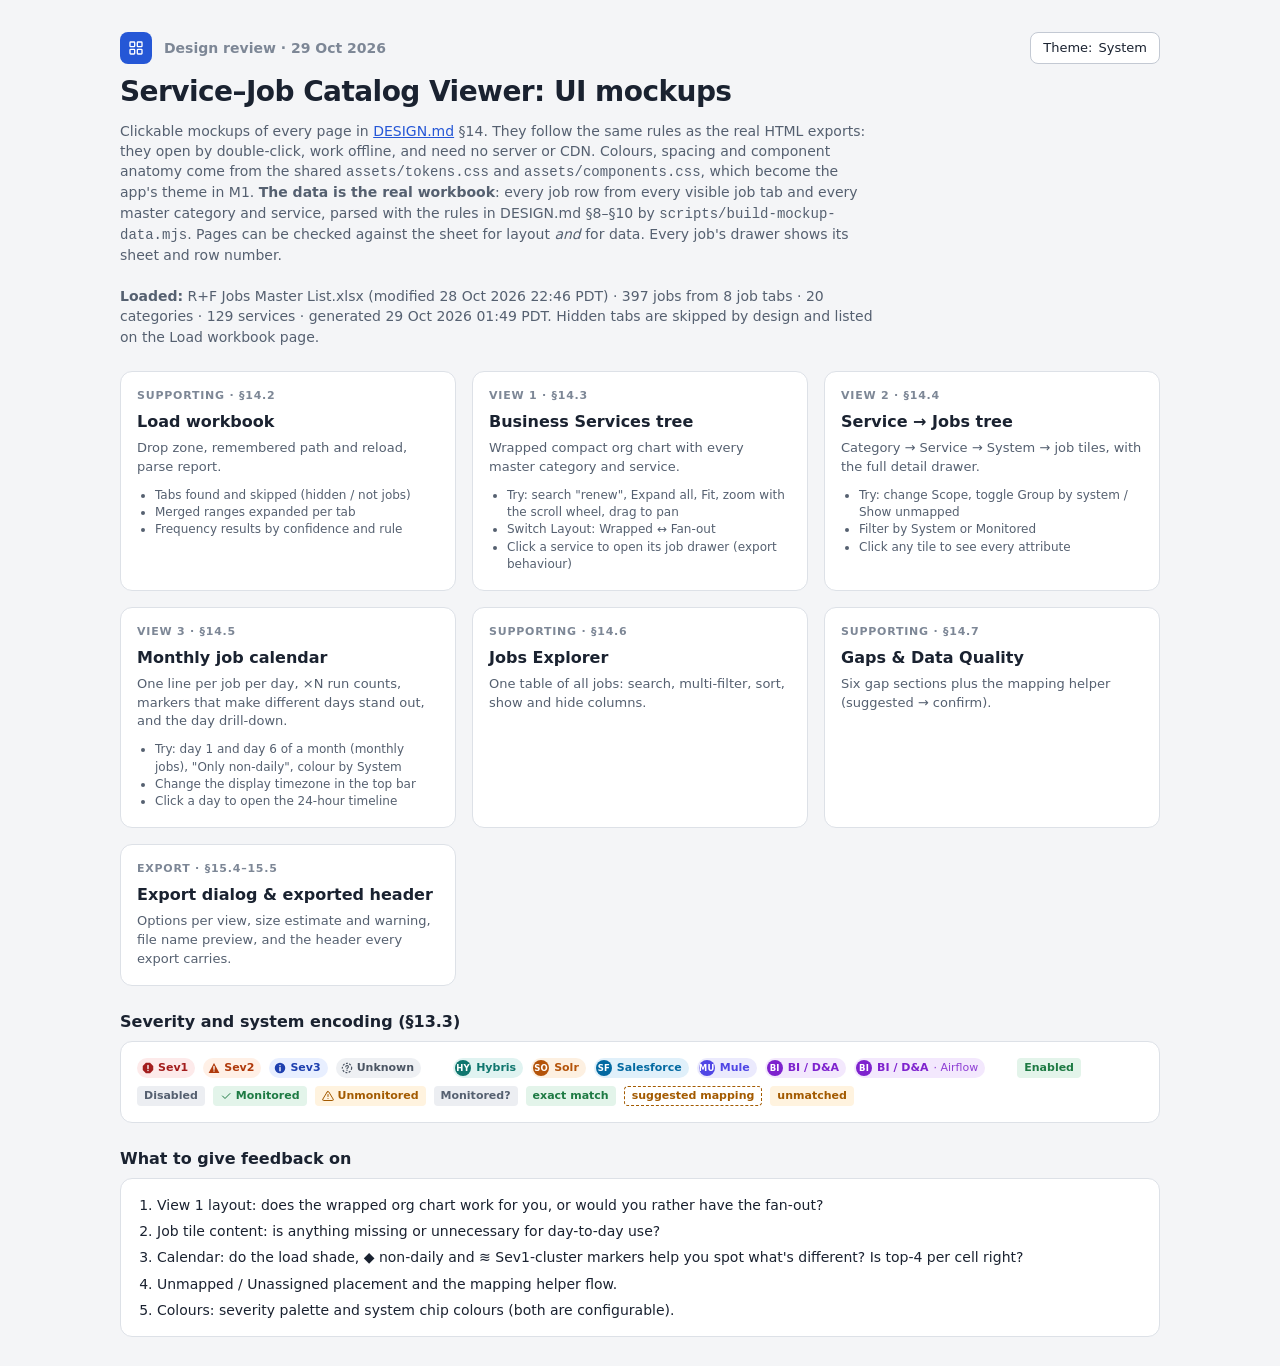
<file: rf-monitoring/docs/mockups/index.html>
<!doctype html>
<html lang="en">
<head>
<meta charset="utf-8">
<meta name="viewport" content="width=device-width, initial-scale=1">
<title>Catalog Viewer Mockups</title>
<link rel="stylesheet" href="assets/tokens.css">
<link rel="stylesheet" href="assets/components.css">
</head>
<body>
<div class="idx">
  <div style="display:flex;align-items:center;gap:12px;margin-bottom:8px">
    <span class="brand-mark" style="width:32px;height:32px;border-radius:8px;display:grid;place-items:center;background:var(--accent);color:var(--text-on-accent)">
      <svg class="i" viewBox="0 0 24 24" fill="none" stroke="currentColor" stroke-width="2"><rect x="3" y="3" width="7" height="7" rx="1"/><rect x="14" y="3" width="7" height="7" rx="1"/><rect x="3" y="14" width="7" height="7" rx="1"/><rect x="14" y="14" width="7" height="7" rx="1"/></svg>
    </span>
    <span class="faint" style="font-weight:600">Design review · 29 Oct 2026</span>
    <span style="flex:1"></span>
    <button class="btn" id="theme-btn" type="button">Theme: <span id="theme-lbl">System</span></button>
  </div>
  <h1>Service–Job Catalog Viewer: UI mockups</h1>
  <p class="lead">
    Clickable mockups of every page in <a href="../DESIGN.md">DESIGN.md</a> §14. They follow the same rules as the real
    HTML exports: they open by double-click, work offline, and need no server or CDN. Colours, spacing and component anatomy come from
    the shared <code>assets/tokens.css</code> and <code>assets/components.css</code>, which become the app's theme in M1.
    <strong>The data is the real workbook</strong>: every job row from every visible job tab and every master category and service,
    parsed with the rules in DESIGN.md §8–§10 by <code>scripts/build-mockup-data.mjs</code>. Pages can be checked against the sheet
    for layout <em>and</em> for data. Every job's drawer shows its sheet and row number.
    <span id="stamp"></span>
  </p>

  <div class="idx-grid">
    <a class="idx-card" href="load-workbook.html">
      <span class="eyebrow">Supporting · §14.2</span>
      <h2>Load workbook</h2>
      <p>Drop zone, remembered path and reload, parse report.</p>
      <ul><li>Tabs found and skipped (hidden / not jobs)</li><li>Merged ranges expanded per tab</li><li>Frequency results by confidence and rule</li></ul>
    </a>
    <a class="idx-card" href="services-tree.html">
      <span class="eyebrow">View 1 · §14.3</span>
      <h2>Business Services tree</h2>
      <p>Wrapped compact org chart with every master category and service.</p>
      <ul><li>Try: search "renew", Expand all, Fit, zoom with the scroll wheel, drag to pan</li><li>Switch Layout: Wrapped ↔ Fan-out</li><li>Click a service to open its job drawer (export behaviour)</li></ul>
    </a>
    <a class="idx-card" href="service-jobs-tree.html">
      <span class="eyebrow">View 2 · §14.4</span>
      <h2>Service → Jobs tree</h2>
      <p>Category → Service → System → job tiles, with the full detail drawer.</p>
      <ul><li>Try: change Scope, toggle Group by system / Show unmapped</li><li>Filter by System or Monitored</li><li>Click any tile to see every attribute</li></ul>
    </a>
    <a class="idx-card" href="calendar.html">
      <span class="eyebrow">View 3 · §14.5</span>
      <h2>Monthly job calendar</h2>
      <p>One line per job per day, ×N run counts, markers that make different days stand out, and the day drill-down.</p>
      <ul><li>Try: day 1 and day 6 of a month (monthly jobs), "Only non-daily", colour by System</li><li>Change the display timezone in the top bar</li><li>Click a day to open the 24-hour timeline</li></ul>
    </a>
    <a class="idx-card" href="jobs-explorer.html">
      <span class="eyebrow">Supporting · §14.6</span>
      <h2>Jobs Explorer</h2>
      <p>One table of all jobs: search, multi-filter, sort, show and hide columns.</p>
    </a>
    <a class="idx-card" href="gaps.html">
      <span class="eyebrow">Supporting · §14.7</span>
      <h2>Gaps &amp; Data Quality</h2>
      <p>Six gap sections plus the mapping helper (suggested → confirm).</p>
    </a>
    <a class="idx-card" href="export-dialog.html?view=calendar">
      <span class="eyebrow">Export · §15.4–15.5</span>
      <h2>Export dialog &amp; exported header</h2>
      <p>Options per view, size estimate and warning, file name preview, and the header every export carries.</p>
    </a>
  </div>

  <div class="section">
    <h2>Severity and system encoding (§13.3)</h2>
    <div class="panel swatches" id="swatches"></div>
  </div>
  <div class="section">
    <h2>What to give feedback on</h2>
    <div class="panel">
      <ol style="margin:0;padding-left:20px;display:grid;gap:6px">
        <li>View 1 layout: does the wrapped org chart work for you, or would you rather have the fan-out?</li>
        <li>Job tile content: is anything missing or unnecessary for day-to-day use?</li>
        <li>Calendar: do the load shade, ◆ non-daily and ≋ Sev1-cluster markers help you spot what's different? Is top-4 per cell right?</li>
        <li>Unmapped / Unassigned placement and the mapping helper flow.</li>
        <li>Colours: severity palette and system chip colours (both are configurable).</li>
      </ol>
    </div>
  </div>
</div>
<script src="assets/catalog-data.js"></script>
<script src="assets/shared.js"></script>
<script>
(function () {
  var t = RFV.store("rfv-theme") || "system";
  document.getElementById("theme-lbl").textContent = t[0].toUpperCase() + t.slice(1);
  document.getElementById("theme-btn").addEventListener("click", RFV.cycleTheme);
  var html = RFV.SEVS.map(RFV.sevBadge).join("") + '<span style="width:16px"></span>' +
    Object.keys(CATALOG.systems).map(function (k) { return RFV.sysChip(k); }).join("") +
    RFV.sysChip("bi", "Airflow") + '<span style="width:16px"></span>' +
    RFV.stateTag("Enabled") + RFV.stateTag("Disabled") + RFV.monFlag(true) + RFV.monFlag(false) + RFV.monFlag(null) +
    RFV.linkTag("exact") + RFV.linkTag("suggested") + RFV.linkTag("unmatched");
  document.getElementById("swatches").innerHTML = html;
  var M = CATALOG.meta, T = CATALOG.report.totals;
  document.getElementById("stamp").innerHTML = "<br><br><strong>Loaded:</strong> " + RFV.esc(M.workbook) + " (modified " + RFV.esc(M.modified) + ") · " +
    T.jobs + " jobs from " + T.jobTabs + " job tabs · " + T.categories + " categories · " + T.services + " services · generated " + RFV.esc(M.loadedAt) +
    ". Hidden tabs are skipped by design and listed on the Load workbook page.";
})();
</script>
</body>
</html>
</file>
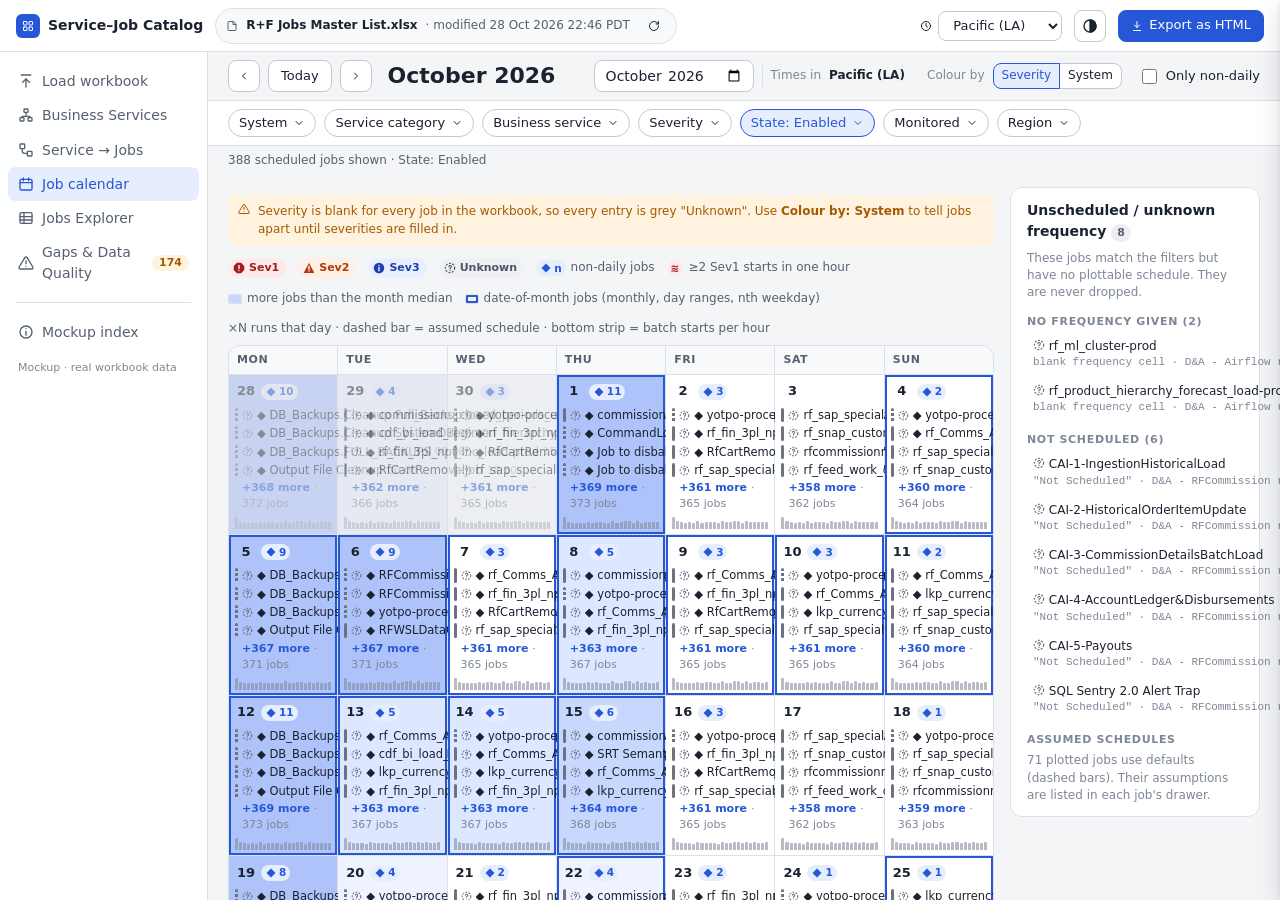
<file: rf-monitoring/docs/mockups/calendar.html>
<!doctype html>
<html lang="en">
<head>
<meta charset="utf-8">
<meta name="viewport" content="width=device-width, initial-scale=1">
<title>Job Calendar · Mockup</title>
<link rel="stylesheet" href="assets/tokens.css">
<link rel="stylesheet" href="assets/components.css">
<style>
  .cal-top { padding: var(--sp-2) var(--sp-5) 0; display: grid; gap: 6px; }
  .modal-overlay { position: fixed; inset: 0; background: var(--overlay); z-index: 54; display: none; }
  .modal-overlay.open { display: block; }
  .cal-layout { grid-template-columns: 1fr 250px; }
  @media print { .cal-layout { grid-template-columns: 1fr; } @page { size: landscape; } }
</style>
</head>
<body>
<script src="assets/catalog-data.js"></script>
<script src="assets/shared.js"></script>
<script>
(function () {
  var esc = RFV.esc, icon = RFV.icon, S = CATALOG;
  var view = RFV.shell({ page: "calendar.html", exportView: "calendar", title: null });
  var MONTHS = ["January", "February", "March", "April", "May", "June", "July", "August", "September", "October", "November", "December"];
  var DOW = ["Mon", "Tue", "Wed", "Thu", "Fri", "Sat", "Sun"];
  var TOP_N = 4, BAND = 48;

  var st = {
    y: +S.meta.today.slice(0, 4), m: +S.meta.today.slice(5, 7), colourBy: "severity", onlyNonDaily: false, day: null,
    f: { sys: new Set(), cat: new Set(), sev: new Set(), state: new Set(["Enabled"]), mon: new Set(), region: new Set() }
  };

  view.innerHTML =
    '<div class="cal-top">' +
      '<div class="cal-head">' +
        '<button class="btn btn-icon" id="prev" aria-label="Previous month">' + icon("chevL", "i-sm") + "</button>" +
        '<button class="btn" id="today">Today</button>' +
        '<button class="btn btn-icon" id="next" aria-label="Next month">' + icon("chevR", "i-sm") + "</button>" +
        '<h1 class="cal-title" id="title"></h1>' +
        '<label class="sr-only" for="mpick">Month</label><input type="month" class="input" id="mpick" style="width:160px">' +
        '<span class="sep" style="width:1px;height:22px;background:var(--border)"></span>' +
        '<span class="faint" style="font-size:var(--fs-sm)">Times in</span><strong id="tzname" style="font-size:var(--fs-sm)"></strong>' +
        '<span style="flex:1"></span>' +
        '<span class="faint" style="font-size:var(--fs-sm)">Colour by</span>' +
        '<span class="btn-group" role="group" aria-label="Colour by"><button class="btn btn-sm" data-colour="severity" aria-pressed="true">Severity</button><button class="btn btn-sm" data-colour="system" aria-pressed="false">System</button></span>' +
        '<label class="check" style="margin-left:8px"><input type="checkbox" id="nondaily"> Only non-daily</label>' +
      "</div>" +
    "</div>" +
    '<div class="filterbar" id="fbar" style="margin-top:8px"></div>' +
    '<div class="filter-summary" id="fsum"></div>' +
    '<div class="cal-layout"><div><div class="legend" id="legend"></div><div class="cal-grid" id="grid" role="grid" aria-label="Month"></div></div>' +
    '<aside class="side-panel" id="side" aria-label="Unscheduled jobs"></aside></div>' +
    '<div class="modal-overlay" id="moverlay"></div>' +
    '<section class="modal" id="modal" role="dialog" aria-modal="true" aria-labelledby="mtitle"></section>';

  /* ── Filters ───────────────────────────────────────────── */
  var O = RFV.filterOptions, fbar = document.getElementById("fbar");
  var svcSel = new Set();
  var svcOpts = []; S.jobs.forEach(function (j) { var n = RFV.svcName(j); if (!svcOpts.some(function (o) { return o.v === n; })) svcOpts.push({ v: n, l: n }); });
  svcOpts.sort(function (a, b) { return a.l.localeCompare(b.l); });
  [["sys", "System"], ["cat", "Service category"]].forEach(function (d) { fbar.appendChild(RFV.filterChip({ label: d[1], options: O[d[0]], selected: st.f[d[0]], onChange: render })); });
  fbar.appendChild(RFV.filterChip({ label: "Business service", options: svcOpts, selected: svcSel, onChange: render }));
  [["sev", "Severity"], ["state", "State"], ["mon", "Monitored"], ["region", "Region"]].forEach(function (d) { fbar.appendChild(RFV.filterChip({ label: d[1], options: O[d[0]], selected: st.f[d[0]], onChange: render })); });

  function filtered() {
    return S.jobs.filter(function (j) {
      if (!RFV.passes(j, st.f)) return false;
      if (svcSel.size && !svcSel.has(RFV.svcName(j))) return false;
      return true;
    });
  }

  /* ── Rendering helpers ─────────────────────────────────── */
  function colourVar(j) { return st.colourBy === "severity" ? "var(--sev" + (j.sev === "Unknown" ? "-unknown" : j.sev.slice(3)) + ")" : "var(--sys-" + j.sys + ")"; }
  function lineIcon(j) {
    return st.colourBy === "severity" ? RFV.sevIcon(j.sev, "i-sm")
      : '<span class="sys sys-' + j.sys + '" style="height:14px;padding:0"><span class="glyph" style="width:14px;height:14px;font-size:7.5px">' + S.systems[j.sys].glyph + "</span></span>";
  }
  function sortEntries(list) {
    return list.sort(function (a, b) {
      return RFV.SEV_ORDER[a.j.sev] - RFV.SEV_ORDER[b.j.sev] || (RFV.isDaily(a.j) - RFV.isDaily(b.j)) || a.a.first - b.a.first;
    });
  }
  function countLabel(a) { return a.count > 1 ? '<span class="cnt' + (a.count >= BAND ? " hf" : "") + '">×' + a.count + "</span>" : '<span class="cnt">' + RFV.hhmm(a.first) + "</span>"; }
  function sev1Cluster(entries) {
    var per = new Array(24).fill(0);
    entries.forEach(function (e) { if (e.j.sev === "Sev1" && e.a.count <= 24) e.a.hist.forEach(function (n, h) { if (n) per[h]++; }); });
    var best = -1, n = 1; per.forEach(function (c, h) { if (c > n) { n = c; best = h; } });
    return best < 0 ? null : { hour: best, n: n };
  }

  var agg = {}, gridStart, gridEnd;
  function render() {
    var tz = RFV.tz();
    var first = RFV.day(st.y, st.m, 1), last = RFV.day(st.y, st.m + 1, 1); last = RFV.addDays(last, -1);
    gridStart = RFV.addDays(first, -((first.getUTCDay() + 6) % 7));
    gridEnd = RFV.addDays(last, (7 - last.getUTCDay()) % 7);
    var jobs = filtered();
    var shown = jobs.filter(function (j) { return RFV.isScheduled(j) && (!st.onlyNonDaily || !RFV.isDaily(j)); });
    agg = RFV.aggregate(shown, gridStart, gridEnd, tz);

    document.getElementById("title").textContent = MONTHS[st.m - 1] + " " + st.y;
    document.getElementById("mpick").value = st.y + "-" + String(st.m).padStart(2, "0");
    document.getElementById("tzname").textContent = RFV.tzLabel(tz);
    RFV.$$("[data-colour]").forEach(function (b) { b.setAttribute("aria-pressed", String(b.getAttribute("data-colour") === st.colourBy)); });

    // Day stats: distinct jobs, signatures, median, weekday mode
    var days = [], counts = [];
    for (var d = gridStart; d <= gridEnd; d = RFV.addDays(d, 1)) {
      var k = RFV.key(d), day = agg[k] || {}, ids = Object.keys(day).sort();
      var entry = { d: d, k: k, ids: ids, inMonth: d.getUTCMonth() + 1 === st.m };
      days.push(entry);
      if (entry.inMonth) counts.push(ids.length);
    }
    counts.sort(function (a, b) { return a - b; });
    var median = counts[Math.floor(counts.length / 2)] || 0;

    var html = DOW.map(function (n) { return '<div class="cal-dow" role="columnheader">' + n + "</div>"; }).join("");
    days.forEach(function (e) {
      var entries = sortEntries(e.ids.map(function (id) { return { j: RFV.job(id), a: agg[e.k][id] }; }));
      var nd = entries.filter(function (x) { return !RFV.isDaily(x.j); }).length;
      var cl = sev1Cluster(entries);
      var extra = e.ids.length - median, lvl = extra <= 0 ? 0 : extra <= 1 ? 1 : extra <= 2 ? 2 : extra <= 4 ? 3 : 4;
      var differs = e.inMonth && entries.some(function (x) { var s = x.j.sched.t === "dep" ? RFV.job(x.j.sched.up).sched : x.j.sched; return s.dom || s.months || s.nth; });
      var hist = new Array(24).fill(0); entries.forEach(function (x) { if (x.a.count <= BAND) x.a.hist.forEach(function (n, h) { hist[h] += n; }); });
      var hmax = Math.max.apply(null, hist) || 1;
      var cls = "daycell" + (e.inMonth ? "" : " out") + (e.k === RFV.todayKey() ? " today" : "") + (differs ? " differs" : "");
      html += '<button type="button" class="' + cls + '" data-day="' + e.k + '" style="background:' + (lvl ? "var(--load-" + lvl + ")" : "var(--surface)") + '" aria-label="' + e.k + ", " + entries.length + " jobs" + (nd ? ", " + nd + " non-daily" : "") + '">' +
        '<span class="dhead"><span class="dnum">' + e.d.getUTCDate() + "</span>" +
        (nd ? '<span class="mark mark-nd" title="' + nd + ' non-daily job(s)">' + icon("diamond", "i-sm") + nd + "</span>" : "") +
        (cl ? '<span class="mark mark-cluster" title="' + cl.n + " Sev1 jobs start in the " + RFV.hhmm(cl.hour * 60) + ' hour">≋' + cl.n + "@" + String(cl.hour).padStart(2, "0") + "h</span>" : "") +
        "</span>" +
        entries.slice(0, TOP_N).map(function (x) {
          var assumed = x.j.conf === "assumed";
          return '<span class="dline" title="' + esc(x.j.name + " · " + x.j.human + " · " + x.j.sev) + '"><span class="bar' + (assumed ? " assumed" : "") + '" style="background:' + colourVar(x.j) + ";color:" + colourVar(x.j) + '"></span>' + lineIcon(x.j) +
            '<span class="nm">' + (RFV.isDaily(x.j) ? "" : "◆ ") + esc(x.j.name) + "</span>" + countLabel(x.a) + "</span>";
        }).join("") +
        (entries.length > TOP_N ? '<span class="more">+' + (entries.length - TOP_N) + ' more <span class="faint" style="font-weight:500">· ' + entries.length + " jobs</span></span>" : "") +
        '<span class="peak" aria-hidden="true" title="Batch starts per hour (jobs running ≤48×/day)">' + hist.map(function (n) { return '<i style="height:' + Math.max(4, Math.round(n / hmax * 100)) + '%"></i>'; }).join("") + "</span>" +
        "</button>";
    });
    document.getElementById("grid").innerHTML = html;

    // Legend
    var lg = st.colourBy === "severity"
      ? RFV.SEVS.map(function (s) { return '<span class="item">' + RFV.sevBadge(s) + "</span>"; }).join("")
      : Object.keys(S.systems).map(function (k) { return '<span class="item">' + RFV.sysChip(k) + "</span>"; }).join("");
    var allUnknown = shown.length && shown.every(function (j) { return j.sev === "Unknown"; });
    document.getElementById("legend").innerHTML = (allUnknown && st.colourBy === "severity"
      ? '<div class="notice warn" style="flex-basis:100%">' + icon("warn", "i-sm") + '<span>Severity is blank for every job in the workbook, so every entry is grey "Unknown". Use <strong>Colour by: System</strong> to tell jobs apart until severities are filled in.</span></div>' : "") + lg +
      '<span class="item"><span class="mark mark-nd">' + icon("diamond", "i-sm") + "n</span> non-daily jobs</span>" +
      '<span class="item"><span class="mark mark-cluster">≋</span> ≥2 Sev1 starts in one hour</span>' +
      '<span class="item"><span class="sw" style="background:var(--load-3)"></span> more jobs than the month median</span>' +
      '<span class="item"><span class="sw" style="box-shadow:inset 0 0 0 2px var(--accent)"></span> date-of-month jobs (monthly, day ranges, nth weekday)</span>' +
      '<span class="item">×N runs that day · dashed bar = assumed schedule · bottom strip = batch starts per hour</span>';

    // Unscheduled panel
    var uns = jobs.filter(function (j) { return !RFV.isScheduled(j); });
    var REASON = { "blank": "No frequency given", "manual": "Manual / on demand", "on demand": "Manual / on demand", "not scheduled": "Not scheduled", "event": "Event-driven", "upstream not found": "Upstream not found", "unparseable": "Unparseable" };
    var groups = {}; uns.forEach(function (j) { var r = REASON[j.sched.reason] || j.sched.reason; (groups[r] = groups[r] || []).push(j); });
    document.getElementById("side").innerHTML = '<h2>Unscheduled / unknown frequency <span class="count-badge">' + uns.length + "</span></h2>" +
      '<p class="faint" style="font-size:var(--fs-sm);margin:0">These jobs match the filters but have no plottable schedule. They are never dropped.</p>' +
      Object.keys(groups).map(function (g) {
        return "<h3>" + esc(g) + " (" + groups[g].length + ")</h3><ul>" + groups[g].map(function (j) {
          return '<li><button data-job="' + esc(j.id) + '">' + RFV.sevIcon(j.sev, "i-sm") + " " + esc(j.name) + '<span class="why">' + (j.freq ? '"' + esc(j.freq) + '"' : "blank frequency cell") + " · " + esc(j.tab) + " r" + j.row + "</span></button></li>";
        }).join("") + "</ul>";
      }).join("") +
      '<h3>Assumed schedules</h3><p class="faint" style="font-size:var(--fs-sm);margin:0">' + shown.filter(function (j) { return j.conf === "assumed"; }).length + " plotted jobs use defaults (dashed bars). Their assumptions are listed in each job's drawer.</p>";

    var names = { sys: "System", cat: "Category", sev: "Severity", state: "State", mon: "Monitored", region: "Region" };
    document.getElementById("fsum").textContent = shown.length + " scheduled jobs shown · " + RFV.filterText(st.f, names) + (svcSel.size ? " · Service: " + Array.from(svcSel).join(", ") : "") + (st.onlyNonDaily ? " · Only non-daily" : "");
    if (st.day) openDay(st.day);
  }

  /* ── Day drill-down (DESIGN.md §14.5) ──────────────────── */
  var modal = document.getElementById("modal"), mo = document.getElementById("moverlay"), dayOpener = null;
  function openDay(k) {
    var p = k.split("-").map(Number), d = RFV.day(p[0], p[1], p[2]);
    if (!agg[k] && (d < gridStart || d > gridEnd)) {
      // Stepping outside the visible grid: move the month (as the real view does)
      st.y = p[0]; st.m = p[1]; st.day = k; render(); return;
    }
    if (!modal.classList.contains("open")) dayOpener = document.activeElement;
    st.day = k;
    var day = agg[k] || {};
    var entries = sortEntries(Object.keys(day).map(function (id) { return { j: RFV.job(id), a: day[id] }; }));
    var hist = new Array(24).fill(0); entries.forEach(function (x) { x.a.hist.forEach(function (n, h) { hist[h] += n; }); });
    var hmax = Math.max.apply(null, hist) || 1, peakH = hist.indexOf(hmax);
    var total = hist.reduce(function (a, b) { return a + b; }, 0);
    var bySys = {}; entries.forEach(function (x) { (bySys[x.j.sys] = bySys[x.j.sys] || []).push(x); });
    var dname = d.toLocaleDateString("en-GB", { weekday: "long", day: "numeric", month: "long", year: "numeric", timeZone: "UTC" });

    var rows = Object.keys(S.systems).filter(function (s) { return bySys[s]; }).map(function (s) {
      return '<div class="tl-group">' + RFV.sysChip(s) + '<span class="faint">' + bySys[s].length + " jobs</span></div>" +
        bySys[s].map(function (x) {
          var c = colourVar(x.j), assumed = x.j.conf === "assumed", track;
          if (x.a.count > BAND) {
            track = '<span class="tl-band" style="left:' + (x.a.first / 14.4) + "%;width:" + Math.max(0.5, (x.a.last - x.a.first) / 14.4) + "%;background-color:" + c + '" title="' + x.a.count + " runs, " + RFV.hhmm(x.a.first) + "–" + RFV.hhmm(x.a.last) + '"></span>';
          } else {
            track = x.a.times.map(function (m) { return '<span class="tl-mk' + (assumed ? " assumed" : "") + '" style="left:' + (m / 14.4) + "%;background:" + c + ";color:" + c + '" title="' + esc(x.j.name) + " · " + RFV.hhmm(m) + '"></span>'; }).join("");
          }
          return '<div class="tl-row"><button class="tl-label" data-job="' + esc(x.j.id) + '" title="Open details">' + RFV.sevIcon(x.j.sev, "i-sm") + '<span class="nm">' + esc(x.j.name) + "</span>" + (x.j.conf === "assumed" ? RFV.confMark(x.j) : "") + "</button>" +
            '<div class="tl-track">' + track + '</div><div class="tl-cnt">' + (x.a.count > 1 ? "×" + x.a.count : RFV.hhmm(x.a.first)) + "</div></div>";
        }).join("");
    }).join("");

    modal.innerHTML = "<header>" +
      '<h2 id="mtitle">' + esc(dname) + ' <span class="faint" style="font-weight:500;font-size:var(--fs-md)">· ' + esc(RFV.tzLabel(RFV.tz())) + " · " + entries.length + " jobs · " + total + " runs</span></h2>" +
      '<span class="legend" style="padding:0">' + (st.colourBy === "severity" ? RFV.SEVS.map(RFV.sevBadge).join("") : "") + "</span>" +
      '<button class="btn btn-sm" id="dprev">' + icon("chevL", "i-sm") + 'Day</button><button class="btn btn-sm" id="dnext">Day' + icon("chevR", "i-sm") + "</button>" +
      '<button class="btn btn-ghost btn-icon" id="dclose" aria-label="Close day view">' + icon("x") + "</button></header>" +
      '<div class="mbody"><div class="tl">' +
        '<div class="tl-axis"><div></div><div class="ticks">' + [0, 3, 6, 9, 12, 15, 18, 21].map(function (h) { return '<span style="flex:3">' + String(h).padStart(2, "0") + ":00</span>"; }).join("") + "</div><div></div></div>" +
        '<div class="tl-row tl-hist"><div class="tl-label" style="cursor:default">Runs per hour <span class="faint">· peak ' + RFV.hhmm(peakH * 60) + " (" + hmax + ")</span></div>" +
          '<div class="tl-track">' + hist.map(function (n, h) { return '<i class="' + (h === peakH ? "peak-h" : "") + '" style="height:' + Math.max(2, Math.round(n / hmax * 100)) + '%" title="' + String(h).padStart(2, "0") + ":00 · " + n + ' runs"></i>'; }).join("") + "</div><div></div></div>" +
        (rows || '<p class="unset" style="padding:16px">No scheduled jobs on this day for the current filters.</p>') +
      "</div></div>";
    modal.classList.add("open"); mo.classList.add("open");
    document.getElementById("dclose").addEventListener("click", closeDay);
    document.getElementById("dprev").addEventListener("click", function () { openDay(RFV.key(RFV.addDays(d, -1))); });
    document.getElementById("dnext").addEventListener("click", function () { openDay(RFV.key(RFV.addDays(d, 1))); });
    document.getElementById("dclose").focus();
  }
  function closeDay() { modal.classList.remove("open"); mo.classList.remove("open"); st.day = null; if (dayOpener && dayOpener.focus) dayOpener.focus(); }
  mo.addEventListener("click", closeDay);
  document.addEventListener("keydown", function (e) { if (e.key === "Escape" && !e.rfvDrawerClosed && modal.classList.contains("open")) closeDay(); });

  /* ── Events ────────────────────────────────────────────── */
  document.getElementById("grid").addEventListener("click", function (e) { var c = e.target.closest("[data-day]"); if (c) openDay(c.getAttribute("data-day")); });
  function shift(n) { st.m += n; if (st.m < 1) { st.m = 12; st.y--; } if (st.m > 12) { st.m = 1; st.y++; } st.day = null; render(); }
  document.getElementById("prev").addEventListener("click", function () { shift(-1); });
  document.getElementById("next").addEventListener("click", function () { shift(1); });
  document.getElementById("today").addEventListener("click", function () { var t = S.meta.today.split("-"); st.y = +t[0]; st.m = +t[1]; render(); });
  document.getElementById("mpick").addEventListener("change", function (e) { var p = e.target.value.split("-"); if (p.length === 2) { st.y = +p[0]; st.m = +p[1]; render(); } });
  document.getElementById("nondaily").addEventListener("change", function (e) { st.onlyNonDaily = e.target.checked; render(); });
  RFV.$$("[data-colour]").forEach(function (b) { b.addEventListener("click", function () { st.colourBy = b.getAttribute("data-colour"); render(); }); });
  document.addEventListener("rfv:tz", render);

  var m0 = RFV.qs("month"); if (m0 && /^\d{4}-\d{2}$/.test(m0)) { st.y = +m0.slice(0, 4); st.m = +m0.slice(5); }
  render();
  var d0 = RFV.qs("day"); if (d0) openDay(d0);
})();
</script>
</body>
</html>
</file>
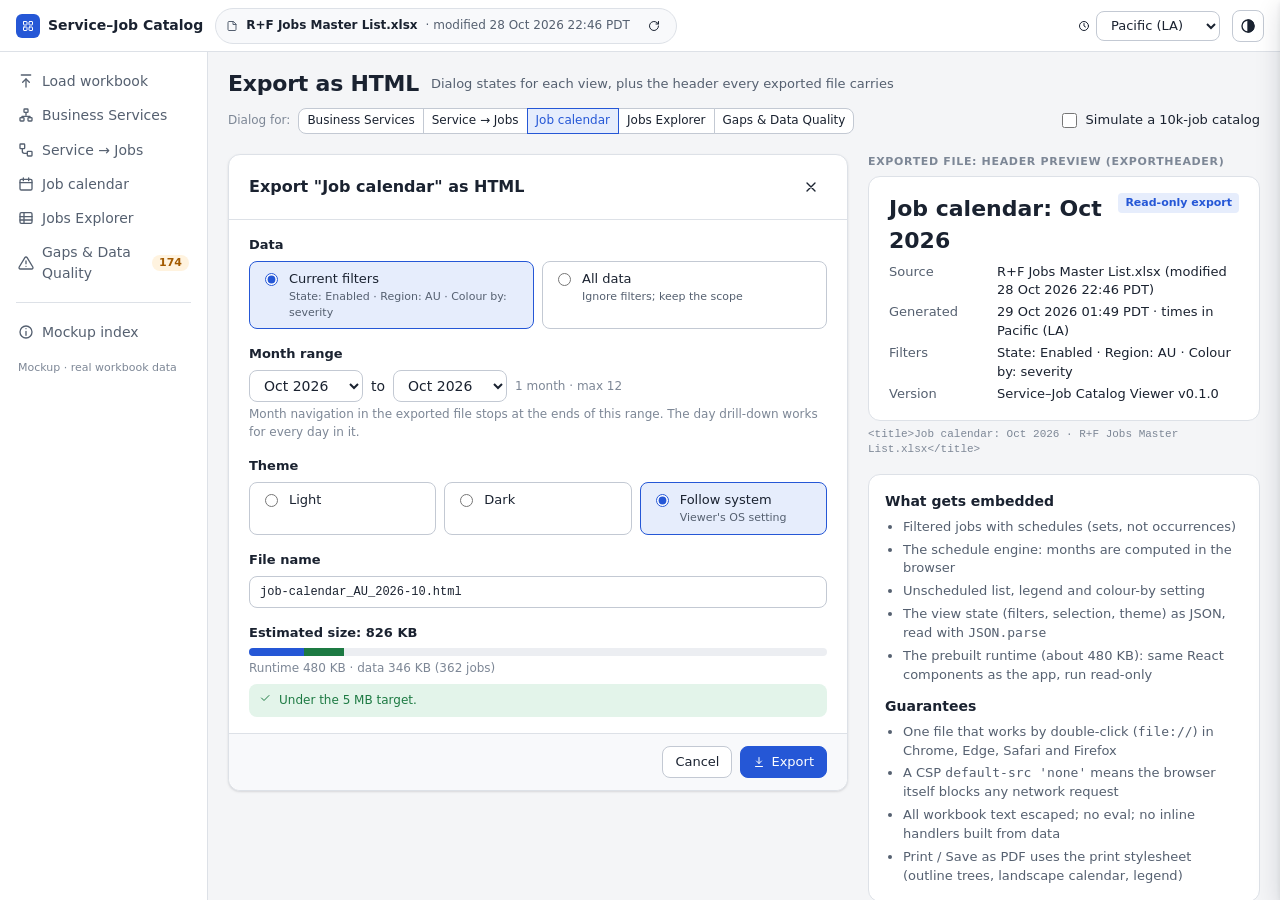
<file: rf-monitoring/docs/mockups/export-dialog.html>
<!doctype html>
<html lang="en">
<head>
<meta charset="utf-8">
<meta name="viewport" content="width=device-width, initial-scale=1">
<title>Export Dialog · Mockup</title>
<link rel="stylesheet" href="assets/tokens.css">
<link rel="stylesheet" href="assets/components.css">
<style>
  .dialog.inline { position: static; transform: none; width: auto; max-height: none; box-shadow: var(--shadow-1); }
  .ex-layout { display: grid; grid-template-columns: minmax(420px, 620px) minmax(360px, 1fr); gap: var(--sp-5); align-items: start; padding: var(--sp-2) var(--sp-5) var(--sp-6); }
  .size-bar { height: 8px; border-radius: 4px; background: var(--surface-sunken); overflow: hidden; display: flex; }
  .size-bar i { display: block; height: 100%; }
  .fname { font-family: var(--font-mono); font-size: var(--fs-sm); width: 100%; }
  .embed-list { margin: 0; padding-left: 18px; color: var(--text-muted); font-size: var(--fs-md); display: grid; gap: 4px; }
  @media (max-width: 1180px) { .ex-layout { grid-template-columns: 1fr; } }
</style>
</head>
<body>
<script src="assets/catalog-data.js"></script>
<script src="assets/shared.js"></script>
<script>
(function () {
  var esc = RFV.esc, icon = RFV.icon, S = CATALOG;
  var VIEWS = {
    "services-tree": { title: "Business Services", slug: "business-services-tree", back: "services-tree.html", embed: [S.master.length + " categories and " + S.report.totals.services + " services with descriptions", "Per-service badges (job count, unmonitored, highest severity)", "Jobs for the click-a-service drawer (filtered set)"] },
    "service-jobs-tree": { title: "Service → Jobs", slug: "service-jobs-tree", back: "service-jobs-tree.html", embed: ["Jobs in the chosen scope, with alerts and every drawer attribute", "System, severity and region dictionaries", "Current expanded or collapsed nodes"] },
    "calendar": { title: "Job calendar", slug: "job-calendar", back: "calendar.html", embed: ["Filtered jobs with schedules (sets, not occurrences)", "The schedule engine: months are computed in the browser", "Unscheduled list, legend and colour-by setting"] },
    "explorer": { title: "Jobs Explorer", slug: "jobs-explorer", back: "jobs-explorer.html", embed: ["All visible columns for the filtered rows", "Sort order and column visibility", "Search, filter and sort work offline"] },
    "gaps": { title: "Gaps & Data Quality", slug: "gaps-data-quality", back: "gaps.html", embed: ["Six gap sections with their job rows", "Mapping suggestions shown read-only (no saving)", "Counts as of generation time"] }
  };
  var v = RFV.qs("view"); if (!VIEWS[v]) v = "calendar";
  var V = VIEWS[v];
  var view = RFV.shell({ page: "", title: "Export as HTML", sub: "Dialog states for each view, plus the header every exported file carries" });

  var st = { data: "filters", scope: "category", from: "2026-10", to: "2026-10", theme: "system", expand: "shown", huge: false };
  var months = []; for (var i = 0; i < 18; i++) { var d = new Date(Date.UTC(2026, 9 + i, 1)); months.push(d.toISOString().slice(0, 7)); }
  function monName(k) { var p = k.split("-"); return new Date(Date.UTC(+p[0], +p[1] - 1, 1)).toLocaleDateString("en-GB", { month: "short", year: "numeric", timeZone: "UTC" }); }

  view.innerHTML =
    '<div class="toolbar" style="padding:0 var(--sp-5) var(--sp-3)"><span class="faint" style="font-size:var(--fs-sm)">Dialog for:</span><span class="btn-group">' +
      Object.keys(VIEWS).map(function (k) { return '<a class="btn btn-sm" href="export-dialog.html?view=' + k + '" aria-pressed="' + (k === v) + '">' + esc(VIEWS[k].title) + "</a>"; }).join("") +
    '</span><span style="flex:1"></span><label class="check"><input type="checkbox" id="huge"> Simulate a 10k-job catalog</label></div>' +
    '<div class="ex-layout">' +
      '<section class="dialog inline" role="dialog" aria-labelledby="dlg-title">' +
        '<header><h2 id="dlg-title">Export "' + esc(V.title) + '" as HTML</h2><a class="btn btn-ghost btn-icon" href="' + V.back + '" aria-label="Close">' + icon("x") + "</a></header>" +
        '<div class="dbody" id="dbody"></div>' +
        '<footer><a class="btn" href="' + V.back + '">Cancel</a><button class="btn btn-primary" id="go">' + icon("download", "i-sm") + "Export</button></footer>" +
      "</section>" +
      '<div style="display:grid;gap:var(--sp-4)">' +
        '<div><div class="faint" style="font-size:var(--fs-xs);text-transform:uppercase;letter-spacing:.06em;font-weight:700;margin-bottom:6px">Exported file: header preview (ExportHeader)</div><div id="hdr"></div></div>' +
        '<div class="panel"><div style="font-weight:600;margin-bottom:6px">What gets embedded</div><ul class="embed-list">' + V.embed.map(function (e) { return "<li>" + esc(e) + "</li>"; }).join("") +
          "<li>The view state (filters, selection, theme) as JSON, read with <code>JSON.parse</code></li><li>The prebuilt runtime (about 480 KB): same React components as the app, run read-only</li></ul>" +
          '<div style="font-weight:600;margin:12px 0 6px">Guarantees</div><ul class="embed-list"><li>One file that works by double-click (<code>file://</code>) in Chrome, Edge, Safari and Firefox</li><li>A CSP <code>default-src \'none\'</code> means the browser itself blocks any network request</li><li>All workbook text escaped; no eval; no inline handlers built from data</li><li>Print / Save as PDF uses the print stylesheet (outline trees, landscape calendar, legend)</li></ul></div>' +
      "</div>" +
    "</div>";

  function fileName() {
    var date = S.meta.today, scope = "";
    if (v === "service-jobs-tree") scope = st.data === "all" && st.scope === "all" ? "All-services_" : st.scope === "service" ? "Profile-and-Account-Maintenance_" : st.scope === "category" ? "Customer-Management_" : "All-services_";
    if (v === "calendar") return V.slug + "_" + (st.data === "filters" ? "AU_" : "All-regions_") + st.from + (st.to !== st.from ? "_to_" + st.to : "") + ".html";
    return V.slug + "_" + scope + date + ".html";
  }
  function filtersText() {
    if (st.data === "all") return "None (all data)";
    if (v === "calendar") return "State: Enabled · Region: AU · Colour by: severity";
    if (v === "service-jobs-tree") return "State: Enabled · System: Hybris, Mule · Show unmapped: on";
    if (v === "explorer") return "Search: \"sync\" · State: Enabled";
    if (v === "gaps") return "None";
    return "Search: \"renew\" · Expanded: Customer Management";
  }
  function title() {
    if (v === "service-jobs-tree") return "Service → Jobs: " + (st.scope === "service" ? "Profile and Account Maintenance" : st.scope === "category" ? "Customer Management" : "All services");
    if (v === "calendar") return "Job calendar: " + monName(st.from) + (st.to !== st.from ? " – " + monName(st.to) : "");
    return V.title;
  }
  // Job counts for the example filters shown in filtersText(), computed from the real catalog
  function countJobs() {
    var J = S.jobs, en = function (j) { return st.data === "all" || j.state === "Enabled"; };
    if (v === "service-jobs-tree") return J.filter(function (j) {
      var inScope = st.scope === "all" || (st.scope === "category" ? j.place.cat === "Customer Management" : j.place.cat === "Customer Management" && j.place.svc === "Profile and Account Maintenance");
      return inScope && en(j) && (st.data === "all" || j.sys === "hybris" || j.sys === "mule");
    }).length;
    if (v === "calendar") return J.filter(function (j) { return en(j) && (st.data === "all" || RFV.regionsOf(j).indexOf("AU") >= 0); }).length;
    if (v === "explorer") return J.filter(function (j) { return st.data === "all" || (en(j) && /sync/i.test(j.name)); }).length;
    return J.length;
  }
  function radios(name, opts, cur) {
    return '<div class="radios">' + opts.map(function (o) { return '<label class="radio"><input type="radio" name="' + name + '" value="' + o[0] + '"' + (o[0] === cur ? " checked" : "") + "><span>" + o[1] + (o[2] ? "<small>" + o[2] + "</small>" : "") + "</span></label>"; }).join("") + "</div>";
  }
  function render() {
    var jobs = st.huge ? (st.data === "all" ? 10000 : 2400) : countJobs();
    var nMonths = months.indexOf(st.to) - months.indexOf(st.from) + 1;
    var runtimeKB = 480, dataKB = Math.round(jobs * 0.95 + (v === "calendar" ? nMonths * 2 : 0)), total = runtimeKB + dataKB;
    var big = total > 5000, badRange = v === "calendar" && (nMonths < 1 || nMonths > 12);
    var html = "";
    if (v === "service-jobs-tree") html += '<div class="field"><span class="flabel">Scope</span>' + radios("scope", [["service", "Selected service", "Profile and Account Maintenance"], ["category", "Selected category", "Customer Management"], ["all", "All services", "Every category"]], st.scope) + "</div>";
    html += '<div class="field"><span class="flabel">Data</span>' + radios("data", [["filters", "Current filters", filtersText()], ["all", "All data", "Ignore filters; keep the scope"]], st.data) + "</div>";
    if (v === "calendar") {
      html += '<div class="field"><span class="flabel">Month range</span><div style="display:flex;gap:8px;align-items:center">' +
        '<select class="select" id="from">' + months.map(function (m) { return '<option value="' + m + '"' + (m === st.from ? " selected" : "") + ">" + monName(m) + "</option>"; }).join("") + "</select><span>to</span>" +
        '<select class="select" id="to">' + months.map(function (m) { return '<option value="' + m + '"' + (m === st.to ? " selected" : "") + ">" + monName(m) + "</option>"; }).join("") + "</select>" +
        '<span class="faint" style="font-size:var(--fs-sm)">' + (nMonths > 0 ? nMonths + " month" + (nMonths > 1 ? "s" : "") : "") + " · max 12</span></div>" +
        (badRange ? '<div class="notice warn" style="margin-top:6px">' + icon("warn", "i-sm") + "<span>Choose between 1 and 12 months.</span></div>" : '<div class="faint" style="font-size:var(--fs-sm);margin-top:4px">Month navigation in the exported file stops at the ends of this range. The day drill-down works for every day in it.</div>') + "</div>";
    }
    if (v === "services-tree" || v === "service-jobs-tree") html += '<div class="field"><span class="flabel">Tree nodes</span>' + radios("expand", [["shown", "As currently shown", "Keeps expanded and collapsed state"], ["all", "Expand all", "Best for printing"]], st.expand) + "</div>";
    html += '<div class="field"><span class="flabel">Theme</span>' + radios("theme", [["light", "Light"], ["dark", "Dark"], ["system", "Follow system", "Viewer's OS setting"]], st.theme) + "</div>";
    html += '<div class="field"><span class="flabel">File name</span><input class="input fname" value="' + esc(fileName()) + '" aria-label="File name"></div>';
    html += '<div class="field"><span class="flabel">Estimated size: ' + (total >= 1000 ? (total / 1000).toFixed(1) + " MB" : total + " KB") + '</span><div class="size-bar" aria-hidden="true"><i style="width:' + Math.min(100, runtimeKB / Math.max(total, 5000) * 100) + '%;background:var(--accent)"></i><i style="width:' + Math.min(100, dataKB / Math.max(total, 5000) * 100) + '%;background:' + (big ? "var(--warn)" : "var(--ok)") + '"></i></div>' +
      '<div class="faint" style="font-size:var(--fs-sm);margin-top:4px">Runtime ' + runtimeKB + " KB · data " + (dataKB >= 1000 ? (dataKB / 1000).toFixed(1) + " MB" : dataKB + " KB") + " (" + jobs.toLocaleString("en-US") + " jobs)</div>" +
      (big ? '<div class="notice warn" style="margin-top:6px">' + icon("warn", "i-sm") + "<span>This export is larger than 5 MB. It will still work, but it's slower to open and share. Use <strong>Current filters</strong>" + (v === "calendar" ? " or a shorter range" : "") + " to make it smaller.</span></div>"
        : '<div class="notice ok" style="margin-top:6px">' + icon("check", "i-sm") + "<span>Under the 5 MB target.</span></div>") + "</div>";
    document.getElementById("dbody").innerHTML = html;
    document.getElementById("go").disabled = badRange;
    document.getElementById("hdr").innerHTML =
      '<div class="export-header"><span class="ro tag tag-info">Read-only export</span><h1>' + esc(title()) + "</h1><dl>" +
      "<dt>Source</dt><dd>" + esc(S.meta.workbook) + " (modified " + esc(S.meta.modified) + ")</dd>" +
      "<dt>Generated</dt><dd>" + esc(S.meta.loadedAt) + " · " + (v === "calendar" ? "times in " + esc(RFV.tzLabel(RFV.tz())) : "America/Los_Angeles") + "</dd>" +
      "<dt>Filters</dt><dd>" + esc(filtersText()) + "</dd>" +
      "<dt>Version</dt><dd>Service–Job Catalog Viewer v" + esc(S.meta.version) + "</dd></dl></div>" +
      '<div class="faint mono" style="font-size:var(--fs-xs);margin-top:6px">&lt;title&gt;' + esc(title()) + " · " + esc(S.meta.workbook) + "&lt;/title&gt;</div>";
    var fr = document.getElementById("from"), to = document.getElementById("to");
    if (fr) fr.addEventListener("change", function (e) { st.from = e.target.value; if (months.indexOf(st.to) < months.indexOf(st.from)) st.to = st.from; render(); });
    if (to) to.addEventListener("change", function (e) { st.to = e.target.value; render(); });
  }
  document.getElementById("dbody").addEventListener("change", function (e) {
    if (e.target.type === "radio") { st[e.target.name] = e.target.value; render(); }
  });
  document.getElementById("huge").addEventListener("change", function (e) { st.huge = e.target.checked; render(); });
  document.getElementById("go").addEventListener("click", function () {
    RFV.openPanel("Export (simulated)", '<span class="tag tag-ok">exportView("' + v + '", data, state, options)</span>',
      '<p>In the app, this calls the pure <code>exportView()</code> function from <code>packages/exporter</code> and downloads:</p><p class="raw">' + esc(fileName()) + "</p>" +
      '<p class="muted">The CLI produces the same file headlessly:</p><p class="raw">npm run export -- --view ' + v + (v === "calendar" ? " --months " + st.from + ".." + st.to : "") + " --out exports/</p>");
  });
  render();
})();
</script>
</body>
</html>
</file>
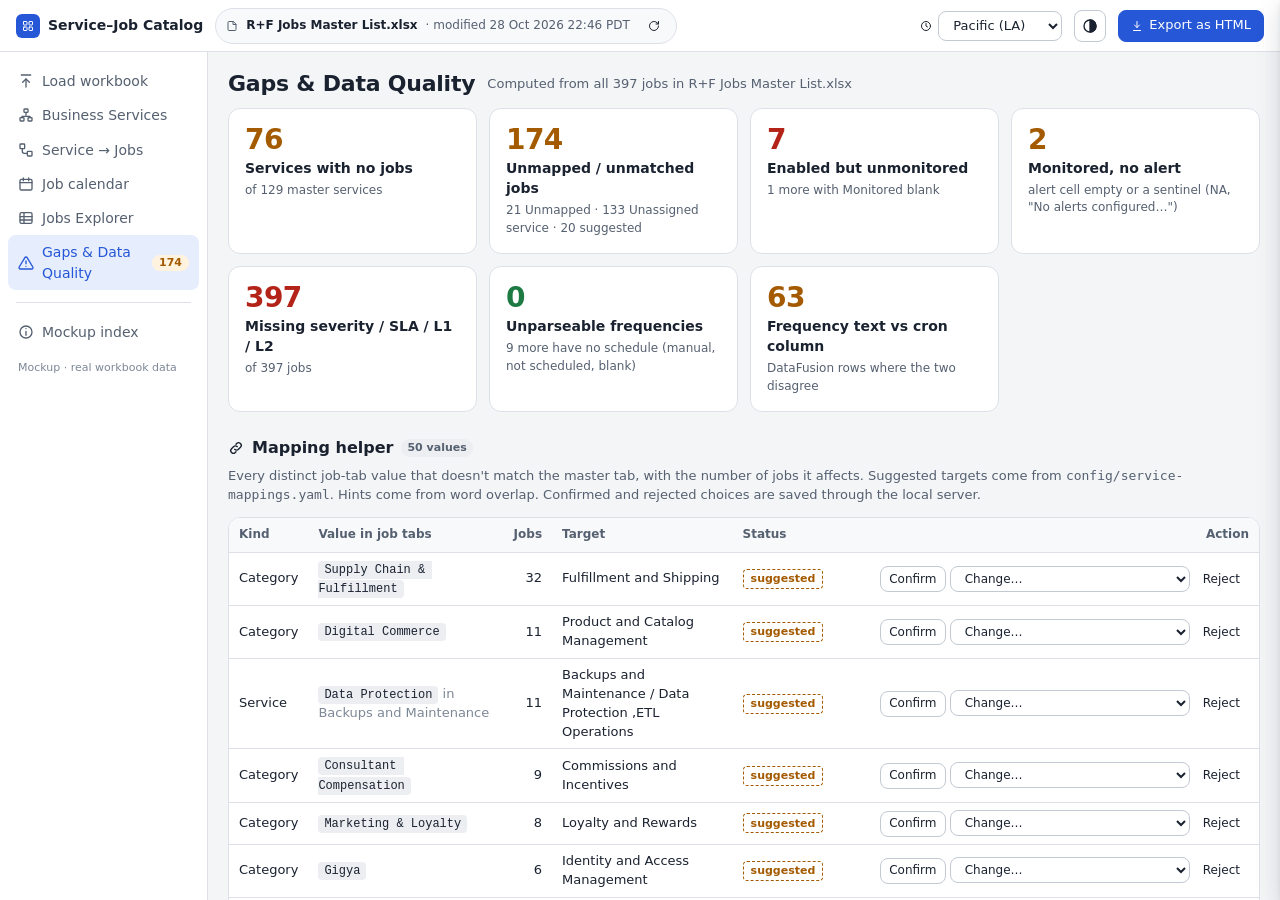
<file: rf-monitoring/docs/mockups/gaps.html>
<!doctype html>
<html lang="en">
<head>
<meta charset="utf-8">
<meta name="viewport" content="width=device-width, initial-scale=1">
<title>Gaps and Data Quality · Mockup</title>
<link rel="stylesheet" href="assets/tokens.css">
<link rel="stylesheet" href="assets/components.css">
<style>
  .svc-cloud { display: flex; flex-wrap: wrap; gap: 6px; }
  .svc-cloud .tag { font-weight: 500; }
  .map-row td { vertical-align: middle; }
  .map-row.confirmed td { background: var(--ok-soft); }
  .map-row.rejected td { opacity: .55; }
  .dt td.wrap { white-space: normal; max-width: 420px; }
  pre.yaml { background: var(--surface-sunken); border-radius: var(--radius); padding: 12px; font: var(--fs-sm)/1.5 var(--font-mono); overflow: auto; white-space: pre; margin: 0; }
</style>
</head>
<body>
<script src="assets/catalog-data.js"></script>
<script src="assets/shared.js"></script>
<script>
(function () {
  var esc = RFV.esc, icon = RFV.icon, C = CATALOG, J = C.jobs;
  var view = RFV.shell({ page: "gaps.html", exportView: "gaps", title: "Gaps & Data Quality", sub: "Computed from all " + J.length + " jobs in " + esc(C.meta.workbook) });

  // ── Gap computations (same rules as packages/core/report) ──
  var placed = {}; J.forEach(function (j) { if (j.place.cat && j.place.svc) placed[j.place.cat + "|" + j.place.svc] = 1; });
  var noJobs = C.master.map(function (c) { return [c[0], c[1].filter(function (s) { return !placed[c[0] + "|" + s[0]]; }).map(function (s) { return s[0]; })]; }).filter(function (x) { return x[1].length; });
  var noJobsN = noJobs.reduce(function (n, x) { return n + x[1].length; }, 0);
  var unmatched = J.filter(function (j) { return !j.place.cat || !j.place.svc || j.status === "suggested"; });
  var unmon = J.filter(function (j) { return j.state === "Enabled" && j.mon === false; });
  var monBlank = J.filter(function (j) { return j.mon == null; });
  var noAlert = J.filter(function (j) { return j.mon === true && !j.alerts.length; });
  var missing = J.filter(function (j) { return j.sev === "Unknown" || !j.sla || !j.l1 || !j.l2; });
  var unparse = J.filter(function (j) { return j.conf === "unparseable"; });
  var unsched = J.filter(function (j) { return j.sched.t === "none"; });
  var conflicts = J.filter(function (j) { return j.conflict; });
  var maps = C.report.mapping.map(function (m) { return Object.assign({}, m); });

  function card(id, n, lbl, hint, tone) { return '<a class="card ' + (n ? tone || "" : "ok") + '" href="#' + id + '"><div class="num">' + n + '</div><div class="lbl">' + lbl + '</div><div class="hint">' + hint + "</div></a>"; }
  function jobTable(list, cols) {
    if (!list.length) return '<div class="panel unset">Nothing here.</div>';
    return '<div class="table-wrap" style="max-height:420px"><table class="dt"><thead><tr><th>Job</th><th>System</th><th>Sheet / row</th>' + cols.map(function (c) { return "<th>" + c[0] + "</th>"; }).join("") + "</tr></thead><tbody>" +
      list.map(function (j) { return '<tr data-job="' + esc(j.id) + '"><td><strong>' + esc(j.name) + "</strong></td><td>" + RFV.sysChip(j.sys, j.sub) + '</td><td class="faint">' + esc(j.tab) + " r" + j.row + "</td>" + cols.map(function (c) { return '<td class="wrap">' + c[1](j) + "</td>"; }).join("") + "</tr>"; }).join("") +
      '</tbody></table></div><div class="table-foot"><span>' + list.length + " job" + (list.length === 1 ? "" : "s") + "</span><span>Click a row for the full drawer</span></div>";
  }
  var raw = function (v) { return v ? '<span class="raw">' + esc(v) + "</span>" : '<span class="unset">blank</span>'; };

  view.innerHTML = '<div class="content">' +
    '<div class="cards">' +
      card("no-jobs", noJobsN, "Services with no jobs", "of " + C.report.totals.services + " master services", "warn") +
      card("unmatched", unmatched.length, "Unmapped / unmatched jobs", J.filter(function (j) { return !j.place.cat; }).length + " Unmapped · " + J.filter(function (j) { return j.place.cat && !j.place.svc; }).length + " Unassigned service · " + J.filter(function (j) { return j.status === "suggested"; }).length + " suggested", "warn") +
      card("unmonitored", unmon.length, "Enabled but unmonitored", monBlank.length + " more with Monitored blank", "danger") +
      card("no-alert", noAlert.length, "Monitored, no alert", "alert cell empty or a sentinel (NA, \"No alerts configured…\")", "warn") +
      card("missing", missing.length, "Missing severity / SLA / L1 / L2", "of " + J.length + " jobs", "danger") +
      card("unparseable", unparse.length, "Unparseable frequencies", unsched.length + " more have no schedule (manual, not scheduled, blank)", "warn") +
      card("conflicts", conflicts.length, "Frequency text vs cron column", "DataFusion rows where the two disagree", "warn") +
    "</div>" +

    '<section class="section" id="mapping"><h2>' + icon("link") + "Mapping helper <span class=\"count-badge\">" + maps.length + " values</span></h2><p>Every distinct job-tab value that doesn't match the master tab, with the number of jobs it affects. Suggested targets come from <code>config/service-mappings.yaml</code>. Hints come from word overlap. Confirmed and rejected choices are saved through the local server.</p>" +
      '<div class="table-wrap" style="max-height:520px"><table class="dt"><thead><tr><th>Kind</th><th>Value in job tabs</th><th style="text-align:right">Jobs</th><th>Target</th><th>Status</th><th style="text-align:right">Action</th></tr></thead><tbody id="maprows"></tbody></table></div>' +
      '<div style="display:flex;gap:8px;justify-content:flex-end;margin-top:10px"><span class="faint" id="mapnote" style="align-self:center;font-size:var(--fs-sm)"></span><button class="btn" id="preview">' + icon("eye", "i-sm") + 'Preview YAML</button><button class="btn btn-primary" id="save">Save to config/service-mappings.yaml</button></div>' +
    "</section>" +

    '<section class="section" id="no-jobs"><h2>Services with no jobs <span class="count-badge">' + noJobsN + "</span></h2><p>Master services that no job row links to (counting suggested mappings). They may be manual processes, or the jobs may be missing from the workbook.</p>" +
      '<div class="panel" style="display:grid;gap:12px">' + noJobs.map(function (x) { return '<div><div style="font-weight:600;margin-bottom:6px">' + esc(x[0]) + ' <span class="faint">(' + x[1].length + ')</span></div><div class="svc-cloud">' + x[1].map(function (s) { return '<span class="tag">' + esc(s) + "</span>"; }).join("") + "</div></div>"; }).join("") + "</div></section>" +

    '<section class="section" id="unmatched"><h2>Unmapped / unmatched jobs <span class="count-badge">' + unmatched.length + "</span></h2><p>Shown under <em>Unmapped</em> or <em>Unassigned service</em> in every tree, calendar and export. Suggested placements are included until they're confirmed.</p>" +
      jobTable(unmatched, [["Sheet category / service", function (j) { return raw(j.catRaw) + " / " + raw(j.svcRaw); }], ["Placed under", function (j) { return esc(RFV.catName(j)) + " / " + esc(RFV.svcName(j)); }], ["Status", function (j) { return RFV.linkTag(j.status); }]]) + "</section>" +

    '<section class="section" id="unmonitored"><h2>Enabled but unmonitored <span class="count-badge">' + unmon.length + "</span></h2><p>State is Enabled and Monitored is No. " + monBlank.length + " job(s) have a blank Monitored value and are listed under MONITORED_BLANK on the Load workbook page.</p>" +
      jobTable(unmon, [["Region", function (j) { return esc(j.region); }], ["Frequency", function (j) { return esc(j.human); }], ["Alert cell", function (j) { return raw(j.alertsRaw); }]]) + "</section>" +

    '<section class="section" id="no-alert"><h2>Monitored jobs with no alert <span class="count-badge">' + noAlert.length + "</span></h2>" +
      jobTable(noAlert, [["Alert cell", function (j) { return raw(j.alertsRaw); }]]) + "</section>" +

    '<section class="section" id="missing"><h2>Missing severity, SLA or L1/L2 owner <span class="count-badge">' + missing.length + "</span></h2><p>These columns are empty for every job in the workbook today.</p>" +
      jobTable(missing, [["Missing", function (j) { return [j.sev === "Unknown" ? "Severity" : null, j.sla ? null : "SLA", j.l1 ? null : "L1", j.l2 ? null : "L2"].filter(Boolean).map(function (x) { return '<span class="tag tag-warn">' + x + "</span>"; }).join(" "); }]]) + "</section>" +

    '<section class="section" id="unparseable"><h2>Unparseable frequencies <span class="count-badge">' + unparse.length + "</span></h2><p>Add an entry to <code>config/schedule-overrides.yaml</code> to plot a job. Jobs whose frequency was understood but which have no schedule are listed below. They appear in the calendar's Unscheduled panel.</p>" +
      jobTable(unparse, [["Raw frequency", function (j) { return raw(j.freq); }]]) +
      '<h3 style="margin:var(--sp-4) 0 var(--sp-2);font-size:var(--fs-base)">No schedule (manual, not scheduled, blank) <span class="count-badge">' + unsched.length + "</span></h3>" +
      jobTable(unsched, [["Raw frequency", function (j) { return raw(j.freq); }], ["Reads as", function (j) { return esc(j.human); }]]) + "</section>" +

    '<section class="section" id="conflicts"><h2>Frequency text vs cron column <span class="count-badge">' + conflicts.length + "</span></h2><p>For D&amp;A - DataFusion, the <em>Schedule interval</em> cron column is used for the calendar (DESIGN.md §10.2). These rows disagree with their Job Frequency text. One of the two needs correcting in the sheet.</p>" +
      jobTable(conflicts, [["Job Frequency text", function (j) { return raw(j.freq); }], ["Text reads as", function (j) { return esc(j.textHuman); }], ["Cron column", function (j) { return raw(j.cronCol); }], ["Used (cron)", function (j) { return esc(j.human); }], ["Issue", function (j) { return '<span class="tag tag-warn">' + esc(j.conflict) + "</span>"; }]]) + "</section>" +
    "</div>";

  // ── Mapping helper interactions ──
  function targetOptions(m) {
    if (m.kind === "Category") return C.master.map(function (c) { return c[0]; });
    var cat = C.master.filter(function (c) { return c[0] === m.within; })[0];
    return cat ? cat[1].map(function (s) { return m.within + " / " + s[0]; }) : [];
  }
  function renderMaps() {
    document.getElementById("maprows").innerHTML = maps.map(function (m, i) {
      var target = m.to ? esc(m.to) : m.hint ? '<span class="faint">hint: ' + esc(m.hint) + "</span>" : '<span class="unset">no suggestion</span>';
      var status = m.st === "confirmed" ? '<span class="tag tag-ok">' + icon("check", "i-sm") + "confirmed</span>" : m.st === "rejected" ? '<span class="tag">rejected</span>' : m.st === "suggested" ? '<span class="tag tag-dotted">suggested</span>' : '<span class="tag tag-warn">needs a decision</span>';
      var picker = '<select class="select" data-pick="' + i + '" style="height:26px;font-size:var(--fs-sm);max-width:240px"><option value="">' + (m.to ? "Change…" : "Pick a target…") + "</option>" + targetOptions(m).map(function (c) { return "<option>" + esc(c) + "</option>"; }).join("") + "</select>";
      return '<tr class="map-row ' + m.st + '"><td>' + m.kind + '</td><td class="wrap"><span class="raw">' + esc(m.raw) + "</span>" + (m.within ? ' <span class="faint">in ' + esc(m.within) + "</span>" : "") + '</td><td style="text-align:right">' + m.jobs + '</td><td class="wrap">' + target + "</td><td>" + status + '</td><td style="text-align:right;white-space:nowrap;max-width:none;overflow:visible">' +
        (m.to && m.st !== "confirmed" ? '<button class="btn btn-sm" data-act="confirm" data-i="' + i + '">Confirm</button> ' : "") + picker + ' <button class="btn btn-sm btn-ghost" data-act="reject" data-i="' + i + '">Reject</button></td></tr>';
    }).join("");
    var c = maps.filter(function (m) { return m.st === "confirmed"; }).length, r = maps.filter(function (m) { return m.st === "rejected"; }).length;
    document.getElementById("mapnote").textContent = c + " confirmed · " + r + " rejected · " + maps.filter(function (m) { return m.st === "none"; }).length + " need a decision · unsaved";
  }
  document.getElementById("maprows").addEventListener("click", function (e) {
    var b = e.target.closest("[data-act]"); if (!b) return;
    var m = maps[+b.getAttribute("data-i")];
    m.st = b.getAttribute("data-act") === "confirm" ? "confirmed" : "rejected"; renderMaps();
  });
  document.getElementById("maprows").addEventListener("change", function (e) {
    var s = e.target.closest("[data-pick]"); if (!s || !s.value) return;
    var m = maps[+s.getAttribute("data-pick")]; m.to = s.value; m.st = "confirmed"; renderMaps();
  });
  function yaml() {
    var q = function (s) { return '"' + String(s).replace(/"/g, '\\"') + '"'; };
    var keep = function (m) { return m.st === "confirmed" || m.st === "rejected" || m.st === "suggested"; };
    var cats = maps.filter(function (m) { return m.kind === "Category" && keep(m) && (m.to || m.st === "rejected"); });
    var svcs = maps.filter(function (m) { return m.kind === "Service" && keep(m) && (m.to || m.st === "rejected"); });
    return "# config/service-mappings.yaml\nversion: 1\ncategories:\n" + cats.map(function (m) { return "  - from: " + q(m.raw) + "\n    to: " + q(m.to || "") + "\n    status: " + m.st; }).join("\n") +
      "\nservices:\n" + svcs.map(function (m) { var p = (m.to || " / ").split(" / "); return "  - from: " + q(m.raw) + "\n    within: " + q(m.within) + "\n    to: { category: " + q(p[0]) + ", service: " + q(p.slice(1).join(" / ")) + " }\n    status: " + m.st; }).join("\n") + "\n";
  }
  document.getElementById("preview").addEventListener("click", function () { RFV.openPanel("service-mappings.yaml preview", '<span class="tag tag-info">validated against the zod schema before saving</span>', '<pre class="yaml">' + esc(yaml()) + "</pre>"); });
  document.getElementById("save").addEventListener("click", function () {
    RFV.openPanel("Saved (simulated)", "", '<p class="notice ok">' + icon("check", "i-sm") + "<span>In the app, the local server writes the file atomically, keeps a <code>.bak</code>, and the catalog reloads with the new mappings.</span></p><pre class=\"yaml\">" + esc(yaml()) + "</pre>");
    document.getElementById("mapnote").textContent = "Saved (simulated)";
  });
  renderMaps();
})();
</script>
</body>
</html>
</file>
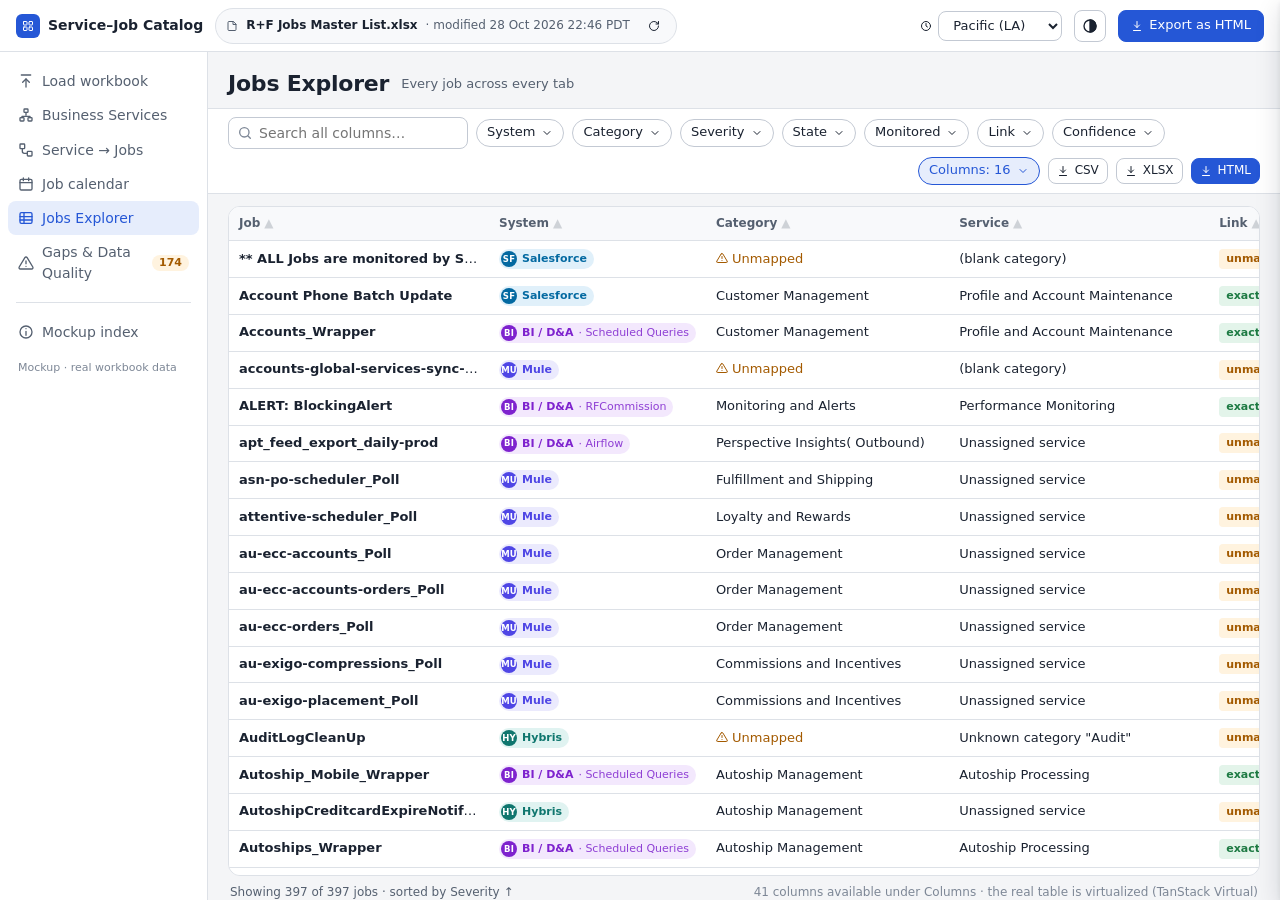
<file: rf-monitoring/docs/mockups/jobs-explorer.html>
<!doctype html>
<html lang="en">
<head>
<meta charset="utf-8">
<meta name="viewport" content="width=device-width, initial-scale=1">
<title>Jobs Explorer · Mockup</title>
<link rel="stylesheet" href="assets/tokens.css">
<link rel="stylesheet" href="assets/components.css">
<style>
  .colmenu .menu { right: 0; left: auto; }
  .colmenu .menu label { white-space: nowrap; }
  th[aria-sort] .ar { opacity: 1; }
  th .ar { opacity: .25; }
</style>
</head>
<body>
<script src="assets/catalog-data.js"></script>
<script src="assets/shared.js"></script>
<script>
(function () {
  var esc = RFV.esc, icon = RFV.icon, S = CATALOG;
  var view = RFV.shell({ page: "jobs-explorer.html", exportView: "explorer", title: "Jobs Explorer", sub: "Every job across every tab" });

  var COLS = [
    { k: "name", l: "Job", v: function (j) { return j.name; }, h: function (j) { return "<strong>" + esc(j.name) + "</strong>"; } },
    { k: "sys", l: "System", v: function (j) { return S.systems[j.sys].name + (j.sub || ""); }, h: function (j) { return RFV.sysChip(j.sys, j.sub); } },
    { k: "cat", l: "Category", v: RFV.catName, h: function (j) { return j.place.cat ? esc(j.place.cat) : '<span style="color:var(--warn)">' + icon("warn", "i-sm") + " Unmapped</span>"; } },
    { k: "svc", l: "Service", v: RFV.svcName, h: function (j) { return esc(RFV.svcName(j)); } },
    { k: "link", l: "Link", v: function (j) { return j.status; }, h: function (j) { return RFV.linkTag(j.status); } },
    { k: "region", l: "Region", v: function (j) { return j.region || ""; }, h: function (j) { return esc(j.region); } },
    { k: "freq", l: "Frequency", v: function (j) { return j.human; }, h: function (j) { return RFV.freqLabel(j); } },
    { k: "conf", l: "Confidence", v: function (j) { return j.conf; }, h: function (j) { return '<span class="tag ' + (j.conf === "parsed" ? "tag-ok" : j.conf === "assumed" ? "tag-warn" : "tag-danger") + '">' + j.conf + "</span>"; } },
    { k: "state", l: "State", v: function (j) { return j.state; }, h: function (j) { return RFV.stateTag(j.state); } },
    { k: "mon", l: "Monitored", v: function (j) { return String(j.mon); }, h: function (j) { return RFV.monFlag(j.mon, true); } },
    { k: "sev", l: "Severity", v: function (j) { return RFV.SEV_ORDER[j.sev]; }, h: function (j) { return RFV.sevBadge(j.sev); } },
    { k: "alerts", l: "Alerts", v: function (j) { return j.alerts.length; }, h: function (j) { return j.alerts.length ? String(j.alerts.length) : '<span class="unset">0</span>'; } },
    { k: "sla", l: "SLA", v: function (j) { return j.sla || ""; }, h: function (j) { return j.sla ? esc(j.sla) : '<span class="unset">—</span>'; } },
    { k: "l1", l: "L1", v: function (j) { return j.l1 || ""; }, h: function (j) { return j.l1 ? esc(j.l1) : '<span class="unset">—</span>'; } },
    { k: "l2", l: "L2", v: function (j) { return j.l2 || ""; }, h: function (j) { return j.l2 ? esc(j.l2) : '<span class="unset">—</span>'; } },
    { k: "raw", l: "Raw frequency", v: function (j) { return j.freq; }, h: function (j) { return '<span class="mono faint">' + esc(j.freq) + "</span>"; }, hidden: true },
    { k: "tab", l: "Sheet / row", v: function (j) { return j.tab + String(j.row).padStart(4, "0"); }, h: function (j) { return '<span class="faint">' + esc(j.tab) + " r" + j.row + "</span>"; } }
  ];
  // Every remaining field and every extra sheet column, available through Columns (hidden by default)
  var txt = function (f) { return function (j) { return j[f] || ""; }; };
  var cell = function (f, mono) { return function (j) { return j[f] ? (mono ? '<span class="mono">' : "<span>") + esc(j[f]) + "</span>" : '<span class="unset">—</span>'; }; };
  [["desc", "Description"], ["catRaw", "Category (sheet)"], ["svcRaw", "Service (sheet)"], ["alertsRaw", "Alert Name (sheet)", true], ["alertFreq", "Alert frequency"],
   ["owner", "R+F stakeholder"], ["sysImpact", "System impact"], ["bizImpact", "Business impact"], ["group", "Impacted user group"],
   ["stateRaw", "State (sheet)"], ["monRaw", "Monitored (sheet)"], ["sevRaw", "Severity (sheet)"], ["cronCol", "Cron column", true], ["textHuman", "Text reads as"], ["conflict", "Text vs cron conflict"], ["rule", "Grammar rule", true]
  ].forEach(function (c) { COLS.push({ k: c[0], l: c[1], v: txt(c[0]), h: cell(c[0], c[2]), hidden: true }); });
  var attrKeys = []; S.jobs.forEach(function (j) { Object.keys(j.attrs || {}).forEach(function (a) { if (attrKeys.indexOf(a) < 0) attrKeys.push(a); }); });
  attrKeys.forEach(function (a) { COLS.push({ k: "attr:" + a, l: a, v: function (j) { return (j.attrs || {})[a] || ""; }, h: function (j) { var v = (j.attrs || {})[a]; return v ? esc(v) : '<span class="unset">—</span>'; }, hidden: true }); });
  var visible = new Set(COLS.filter(function (c) { return !c.hidden; }).map(function (c) { return c.k; }));
  var st = { q: "", sort: { k: "sev", dir: 1 }, f: { sys: new Set(), cat: new Set(), sev: new Set(), state: new Set(), mon: new Set() }, link: new Set(), conf: new Set() };

  view.innerHTML =
    '<div class="filterbar" id="fbar"><label class="search">' + icon("search") + '<span class="sr-only">Search all columns</span><input class="input" id="q" placeholder="Search all columns…" style="width:240px"></label></div>' +
    '<div class="content" style="padding-top:var(--sp-3)">' +
      '<div class="table-wrap"><table class="dt" id="tbl"></table></div>' +
      '<div class="table-foot"><span id="count"></span><span class="faint">' + COLS.length + ' columns available under Columns · the real table is virtualized (TanStack Virtual)</span></div>' +
    "</div>";

  var fbar = document.getElementById("fbar"), O = RFV.filterOptions;
  [["sys", "System"], ["cat", "Category"], ["sev", "Severity"], ["state", "State"], ["mon", "Monitored"]].forEach(function (d) { fbar.appendChild(RFV.filterChip({ label: d[1], options: O[d[0]], selected: st.f[d[0]], onChange: render })); });
  fbar.appendChild(RFV.filterChip({ label: "Link", options: ["exact", "normalized", "mapped", "inferred", "suggested", "unmatched"].map(function (v) { return { v: v, l: v, html: RFV.linkTag(v) }; }), selected: st.link, onChange: render }));
  fbar.appendChild(RFV.filterChip({ label: "Confidence", options: ["parsed", "assumed", "unparseable"].map(function (v) { return { v: v, l: v }; }), selected: st.conf, onChange: render }));
  var right = document.createElement("span"); right.style.cssText = "margin-left:auto;display:flex;gap:8px;align-items:center";
  var colChip = RFV.filterChip({ label: "Columns", options: COLS.map(function (c) { return { v: c.k, l: c.l }; }), selected: visible, onChange: render });
  colChip.classList.add("colmenu");
  right.appendChild(colChip);
  right.insertAdjacentHTML("beforeend",
    '<button class="btn btn-sm" id="csv">' + icon("download", "i-sm") + "CSV</button>" +
    '<button class="btn btn-sm" title="Generated by the app with SheetJS (not available in this mockup)">' + icon("download", "i-sm") + "XLSX</button>" +
    '<a class="btn btn-sm btn-primary" href="export-dialog.html?view=explorer">' + icon("download", "i-sm") + "HTML</a>");
  fbar.appendChild(right);

  function rows() {
    var q = st.q;
    var r = S.jobs.filter(function (j) {
      if (!RFV.passes(j, st.f)) return false;
      if (st.link.size && !st.link.has(j.status)) return false;
      if (st.conf.size && !st.conf.has(j.conf)) return false;
      if (q) {
        var hay = [j.name, j.desc, j.freq, j.human, j.cronCol, RFV.catName(j), RFV.svcName(j), j.catRaw, j.svcRaw, j.region, j.tab, "r" + j.row, S.systems[j.sys].name, j.sub, j.owner, j.sysImpact, j.bizImpact, j.group, j.alertFreq]
          .concat(j.alerts, Object.keys(j.attrs || {}).map(function (k) { return j.attrs[k]; })).join(" ").toLowerCase();
        if (hay.indexOf(q) < 0) return false;
      }
      return true;
    });
    var col = COLS.filter(function (c) { return c.k === st.sort.k; })[0];
    r.sort(function (a, b) { var x = col.v(a), y = col.v(b); return (x > y ? 1 : x < y ? -1 : a.name.localeCompare(b.name)) * st.sort.dir; });
    return r;
  }
  function render() {
    var cols = COLS.filter(function (c) { return visible.has(c.k); }), r = rows();
    document.getElementById("tbl").innerHTML = "<thead><tr>" + cols.map(function (c) {
      var on = st.sort.k === c.k;
      return "<th" + (on ? ' aria-sort="' + (st.sort.dir > 0 ? "ascending" : "descending") + '"' : "") + '><button data-sort="' + c.k + '">' + esc(c.l) + '<span class="ar">' + (on && st.sort.dir < 0 ? "▼" : "▲") + "</span></button></th>";
    }).join("") + "</tr></thead><tbody>" + r.map(function (j) {
      return '<tr data-job="' + esc(j.id) + '"' + (j.state === "Disabled" ? ' class="is-disabled"' : "") + ">" + cols.map(function (c) { return "<td>" + c.h(j) + "</td>"; }).join("") + "</tr>";
    }).join("") + "</tbody>";
    document.getElementById("count").textContent = "Showing " + r.length + " of " + S.jobs.length + " jobs · sorted by " + COLS.filter(function (c) { return c.k === st.sort.k; })[0].l + (st.sort.dir > 0 ? " ↑" : " ↓");
  }
  document.getElementById("tbl").addEventListener("click", function (e) {
    var b = e.target.closest("[data-sort]"); if (!b) return;
    var k = b.getAttribute("data-sort"); st.sort = { k: k, dir: st.sort.k === k ? -st.sort.dir : 1 }; render();
  });
  document.getElementById("q").addEventListener("input", function (e) { st.q = e.target.value.trim().toLowerCase(); render(); });
  document.getElementById("csv").addEventListener("click", function () {
    var cols = COLS.filter(function (c) { return visible.has(c.k); });
    var q = function (v) { v = v == null ? "" : String(v); return /[",\n]/.test(v) ? '"' + v.replace(/"/g, '""') + '"' : v; };
    var csv = [cols.map(function (c) { return q(c.l); }).join(",")].concat(rows().map(function (j) { return cols.map(function (c) { return q(c.k === "sev" ? j.sev : c.k === "mon" ? (j.mon == null ? "" : j.mon ? "Yes" : "No") : c.v(j)); }).join(","); })).join("\n");
    var a = document.createElement("a"); a.href = URL.createObjectURL(new Blob([csv], { type: "text/csv" })); a.download = "jobs-explorer_" + S.meta.today + ".csv"; a.click();
    setTimeout(function () { URL.revokeObjectURL(a.href); }, 1000);
  });
  render();
})();
</script>
</body>
</html>
</file>
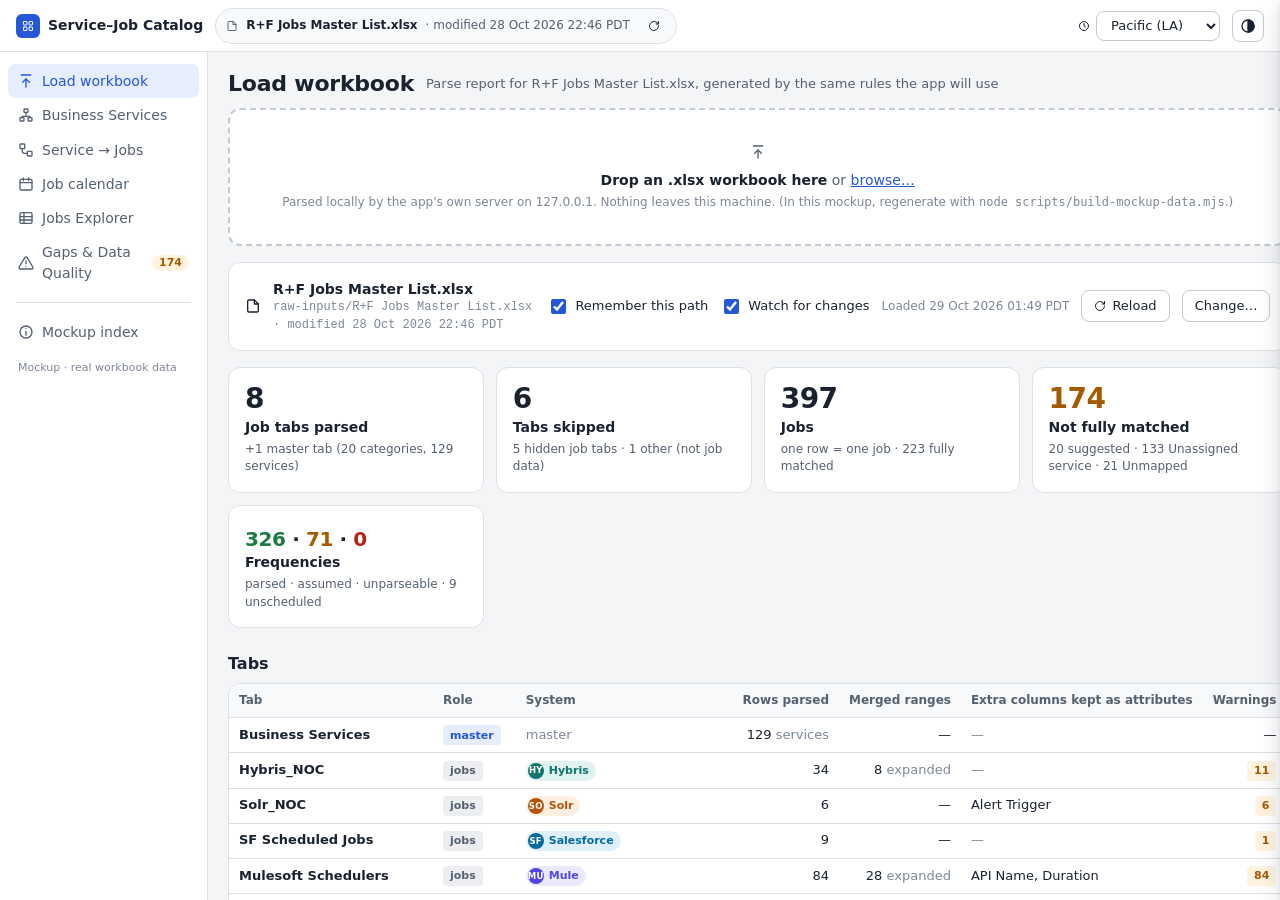
<file: rf-monitoring/docs/mockups/load-workbook.html>
<!doctype html>
<html lang="en">
<head>
<meta charset="utf-8">
<meta name="viewport" content="width=device-width, initial-scale=1">
<title>Load Workbook · Mockup</title>
<link rel="stylesheet" href="assets/tokens.css">
<link rel="stylesheet" href="assets/components.css">
</head>
<body>
<script src="assets/catalog-data.js"></script>
<script src="assets/shared.js"></script>
<script>
(function () {
  var esc = RFV.esc, icon = RFV.icon, C = CATALOG, R = C.report, T = R.totals;
  var view = RFV.shell({ page: "load-workbook.html", title: "Load workbook", sub: "Parse report for " + esc(C.meta.workbook) + ", generated by the same rules the app will use" });

  var sysCell = function (t) { return t.role === "master" ? '<span class="faint">master</span>' : RFV.sysChip(t.sys, t.sub); };
  var maxRule = Math.max.apply(null, R.rules.map(function (r) { return r.count; }));

  view.innerHTML =
    '<div class="content" style="display:grid;gap:var(--sp-4)">' +
    '<div class="drop" id="drop" tabindex="0" role="button" aria-label="Drop an xlsx workbook here, or press Enter to browse">' +
      icon("upload") + '<div style="margin-top:8px"><strong>Drop an .xlsx workbook here</strong> or <a href="#" id="browse">browse…</a></div>' +
      '<div class="faint" style="font-size:var(--fs-sm);margin-top:4px">Parsed locally by the app\'s own server on 127.0.0.1. Nothing leaves this machine. (In this mockup, regenerate with <code>node scripts/build-mockup-data.mjs</code>.)</div></div>' +
    '<div class="panel" style="display:flex;align-items:center;gap:12px;flex-wrap:wrap">' + icon("file") +
      '<div style="min-width:0;flex:1"><div style="font-weight:600">' + esc(C.meta.workbook) + '</div><div class="faint mono" style="font-size:var(--fs-sm);overflow:hidden;text-overflow:ellipsis">' + esc(C.meta.workbookPath) + " · modified " + esc(C.meta.modified) + "</div></div>" +
      '<label class="check"><input type="checkbox" checked> Remember this path</label>' +
      '<label class="check"><input type="checkbox" checked> Watch for changes</label>' +
      '<span class="faint" style="font-size:var(--fs-sm)">Loaded ' + esc(C.meta.loadedAt) + "</span>" +
      '<button class="btn">' + icon("refresh", "i-sm") + 'Reload</button><button class="btn">Change…</button></div>' +

    '<div class="cards">' +
      '<div class="card"><div class="num">' + T.jobTabs + '</div><div class="lbl">Job tabs parsed</div><div class="hint">+1 master tab (' + T.categories + " categories, " + T.services + " services)</div></div>" +
      '<div class="card"><div class="num">' + T.skipped + '</div><div class="lbl">Tabs skipped</div><div class="hint">' + (function () { var h = R.skipped.filter(function (x) { return x.reason === "hidden"; }).length, o = R.skipped.length - h; return h + " hidden job tab" + (h === 1 ? "" : "s") + (o ? " · " + o + " other (not job data)" : ""); })() + "</div></div>" +
      '<div class="card"><div class="num">' + T.jobs + '</div><div class="lbl">Jobs</div><div class="hint">one row = one job · ' + T.fullyMatched + " fully matched</div></div>" +
      '<div class="card warn"><div class="num">' + (T.jobs - T.fullyMatched) + '</div><div class="lbl">Not fully matched</div><div class="hint">' + T.suggested + " suggested · " + T.unassigned + " Unassigned service · " + T.unmapped + " Unmapped</div></div>" +
      '<div class="card"><div class="num" style="font-size:20px;padding-top:6px"><span style="color:var(--ok)">' + T.parsed + '</span> · <span style="color:var(--warn)">' + T.assumed + '</span> · <span style="color:var(--danger)">' + T.unparseable + '</span></div><div class="lbl">Frequencies</div><div class="hint">parsed · assumed · unparseable · ' + T.unscheduled + " unscheduled</div></div>" +
    "</div>" +

    '<section><h2 style="font-size:var(--fs-lg);margin:var(--sp-2) 0">Tabs</h2><div class="table-wrap" style="max-height:none"><table class="dt"><thead><tr><th>Tab</th><th>Role</th><th>System</th><th style="text-align:right">Rows parsed</th><th style="text-align:right">Merged ranges</th><th>Extra columns kept as attributes</th><th style="text-align:right">Warnings</th></tr></thead><tbody>' +
      R.tabs.map(function (t) {
        return "<tr><td><strong>" + esc(t.name) + "</strong></td><td>" + (t.role === "master" ? '<span class="tag tag-info">master</span>' : '<span class="tag">jobs</span>') + "</td><td>" + sysCell(t) +
          '</td><td style="text-align:right">' + t.rows + (t.role === "master" ? ' <span class="faint">services</span>' : "") + '</td><td style="text-align:right">' + (t.merges ? t.merges + ' <span class="faint">expanded</span>' : "—") + '</td><td style="white-space:normal">' + (t.extra.length ? esc(t.extra.join(", ")) : '<span class="faint">—</span>') +
          '</td><td style="text-align:right">' + (t.warnings ? '<span class="tag tag-warn">' + t.warnings + "</span>" : "—") + "</td></tr>";
      }).join("") +
      R.skipped.map(function (t) { return '<tr class="is-disabled"><td>' + esc(t.name) + '</td><td><span class="tag">skipped</span></td><td colspan="2">' + esc(t.reason) + (t.rows ? " · " + t.rows + " rows not loaded" : "") + '</td><td colspan="3"><span class="faint">enable with includeHiddenTabs / tabAllowlist in config/app.yaml</span></td></tr>'; }).join("") +
    "</tbody></table></div></section>" +

    '<div style="display:grid;grid-template-columns:repeat(auto-fit,minmax(460px,1fr));gap:var(--sp-4)">' +
    '<section class="panel"><h2 style="font-size:var(--fs-lg);margin:0 0 var(--sp-2)">Warnings and notes by code</h2><div style="display:grid;gap:8px">' +
      R.issues.map(function (w) {
        return '<details style="border:1px solid var(--border);border-radius:var(--radius);padding:8px 10px"><summary style="cursor:pointer;display:flex;gap:8px;align-items:center">' +
          '<span class="tag ' + (w.level === "warning" ? "tag-warn" : "tag-info") + '">' + w.level + '</span><span class="mono" style="font-size:var(--fs-sm)">' + esc(w.code) + '</span><span style="flex:1"></span><strong>' + w.count + "</strong></summary>" +
          '<p style="margin:6px 0 2px;font-size:var(--fs-md)">' + esc(w.message) + '</p><ul class="faint" style="margin:4px 0 0;padding-left:18px;font-size:var(--fs-sm)">' + w.examples.map(function (e) { return "<li>" + esc(e) + "</li>"; }).join("") + (w.count > w.examples.length ? "<li>… and " + (w.count - w.examples.length) + " more</li>" : "") + "</ul></details>";
      }).join("") + "</div></section>" +
    '<section class="panel"><h2 style="font-size:var(--fs-lg);margin:0 0 var(--sp-2)">Frequency results by rule</h2><table class="dt"><thead><tr><th>Rule</th><th>Confidence</th><th style="text-align:right">Jobs</th><th style="width:40%"></th></tr></thead><tbody>' +
      R.rules.map(function (r) {
        var c = r.conf === "parsed" ? "var(--ok)" : r.conf === "assumed" ? "var(--warn)" : "var(--danger)";
        return '<tr><td class="mono">' + esc(r.rule) + '</td><td><span class="tag ' + (r.conf === "parsed" ? "tag-ok" : r.conf === "assumed" ? "tag-warn" : "tag-danger") + '">' + r.conf + '</span></td><td style="text-align:right">' + r.count +
          '</td><td><div style="height:8px;border-radius:4px;background:' + c + ";width:" + Math.max(2, Math.round(r.count / maxRule * 100)) + '%"></div></td></tr>';
      }).join("") + '<tr><td colspan="2"><strong>Total</strong></td><td style="text-align:right"><strong>' + R.rules.reduce(function (n, r) { return n + r.count; }, 0) + '</strong></td><td></td></tr></tbody></table>' +
      '<p class="faint" style="font-size:var(--fs-sm);margin:8px 0 0">"cron (column)" means the DataFusion <em>Schedule interval</em> column was used instead of the text (DESIGN.md §10.2). Disagreements are listed under FREQ_CONFLICT. Assumed schedules show "≈" everywhere and list their assumptions in the job drawer.</p></section>' +
    "</div></div>";

  var drop = document.getElementById("drop");
  ["dragenter", "dragover"].forEach(function (ev) { drop.addEventListener(ev, function (e) { e.preventDefault(); drop.classList.add("over"); }); });
  ["dragleave", "drop"].forEach(function (ev) { drop.addEventListener(ev, function (e) { e.preventDefault(); drop.classList.remove("over"); }); });
  document.getElementById("browse").addEventListener("click", function (e) { e.preventDefault(); });
})();
</script>
</body>
</html>
</file>
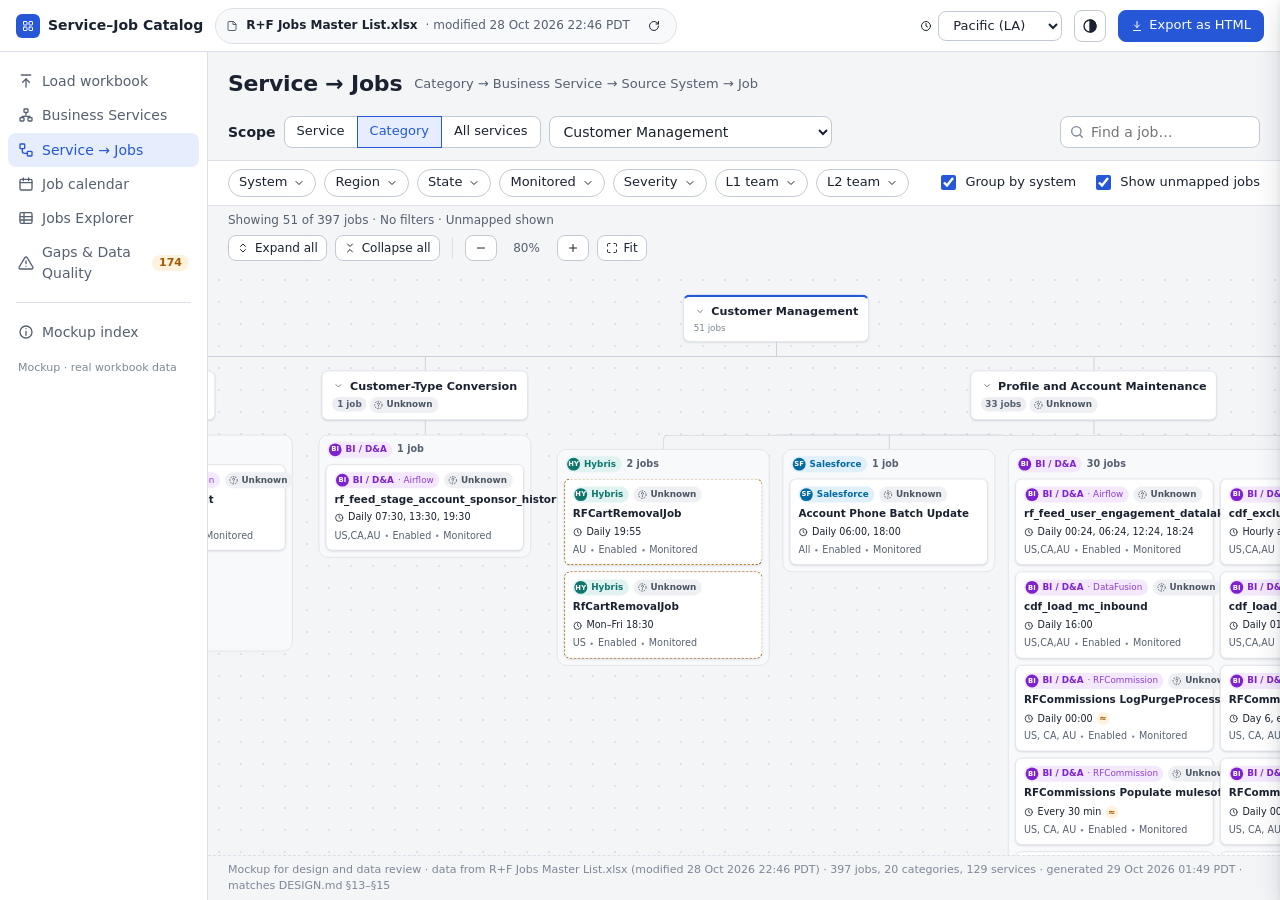
<file: rf-monitoring/docs/mockups/service-jobs-tree.html>
<!doctype html>
<html lang="en">
<head>
<meta charset="utf-8">
<meta name="viewport" content="width=device-width, initial-scale=1">
<title>Service Jobs Tree · Mockup</title>
<link rel="stylesheet" href="assets/tokens.css">
<link rel="stylesheet" href="assets/components.css">
<style>
  .scopebar { display: flex; align-items: center; gap: var(--sp-2); flex-wrap: wrap; padding: var(--sp-2) var(--sp-5) var(--sp-3); }
  .tree-wrap .otree { padding: 32px 40px 64px; overflow: visible; display: inline-block; }
  .collapsed-hint { font-size: var(--fs-xs); color: var(--text-faint); }
  .onode.hit, .tile.hit { outline: 3px solid var(--accent); outline-offset: 2px; }
</style>
</head>
<body>
<script src="assets/catalog-data.js"></script>
<script src="assets/shared.js"></script>
<script>
(function () {
  var esc = RFV.esc, icon = RFV.icon, S = CATALOG;
  var view = RFV.shell({ page: "service-jobs-tree.html", exportView: "service-jobs-tree", title: "Service → Jobs", sub: "Category → Business Service → Source System → Job" });

  var st = {
    scope: "category", cat: "Customer Management", svc: "Customer Management|Profile and Account Maintenance",
    group: true, unmapped: true, collapsed: new Set(), q: "",
    f: { sys: new Set(), region: new Set(), state: new Set(), mon: new Set(), sev: new Set(), l1: new Set(), l2: new Set() },
    k: 1, tx: 0, ty: 0
  };

  var catNames = S.master.map(function (c) { return c[0]; }).concat(["Unmapped"]);
  var svcKeys = [];
  S.jobs.forEach(function (j) { var k = RFV.catName(j) + "|" + RFV.svcName(j); if (svcKeys.indexOf(k) < 0) svcKeys.push(k); });
  svcKeys.sort();

  view.innerHTML =
    '<div class="scopebar">' +
      '<span style="font-weight:600">Scope</span>' +
      '<span class="btn-group" role="radiogroup" aria-label="Scope">' +
        '<button class="btn" data-scope="service">Service</button><button class="btn" data-scope="category">Category</button><button class="btn" data-scope="all">All services</button></span>' +
      '<select class="select" id="scope-svc" aria-label="Service">' + svcKeys.map(function (k) { var p = k.split("|"); return '<option value="' + esc(k) + '">' + esc(p[1]) + " · " + esc(p[0]) + "</option>"; }).join("") + "</select>" +
      '<select class="select" id="scope-cat" aria-label="Category">' + catNames.map(function (c) { return '<option value="' + esc(c) + '">' + esc(c) + "</option>"; }).join("") + "</select>" +
      '<span style="flex:1"></span>' +
      '<label class="search">' + icon("search") + '<span class="sr-only">Search jobs</span><input class="input" id="q" placeholder="Find a job…" style="width:200px"></label>' +
    "</div>" +
    '<div class="filterbar" id="fbar"></div>' +
    '<div class="filter-summary" id="fsum"></div>' +
    '<div class="toolbar" style="padding:0 var(--sp-5) var(--sp-2)">' +
      '<button class="btn btn-sm" id="expand">' + icon("expand", "i-sm") + 'Expand all</button><button class="btn btn-sm" id="collapse">' + icon("collapse", "i-sm") + 'Collapse all</button>' +
      '<span class="sep"></span><button class="btn btn-sm btn-icon" id="zout" aria-label="Zoom out">' + icon("minus", "i-sm") + '</button><span class="zoom-label" id="zl">100%</span><button class="btn btn-sm btn-icon" id="zin" aria-label="Zoom in">' + icon("plus", "i-sm") + '</button><button class="btn btn-sm" id="fit">' + icon("fit", "i-sm") + "Fit</button>" +
    "</div>" +
    '<div class="tree-wrap" id="wrap"><div class="tree-canvas" id="canvas"></div></div>';

  /* ── Filters ───────────────────────────────────────────── */
  var fbar = document.getElementById("fbar"), O = RFV.filterOptions;
  [["sys", "System"], ["region", "Region"], ["state", "State"], ["mon", "Monitored"], ["sev", "Severity"], ["l1", "L1 team"], ["l2", "L2 team"]].forEach(function (d) {
    fbar.appendChild(RFV.filterChip({ label: d[1], options: O[d[0]], selected: st.f[d[0]], onChange: render }));
  });
  var tg = document.createElement("span"); tg.style.cssText = "display:flex;gap:16px;margin-left:auto";
  tg.innerHTML = '<label class="check"><input type="checkbox" id="grp" checked> Group by system</label><label class="check"><input type="checkbox" id="unm" checked> Show unmapped jobs</label>';
  fbar.appendChild(tg);

  /* ── Build tree model ──────────────────────────────────── */
  function jobsInScope() {
    return S.jobs.filter(function (j) {
      if (!RFV.passes(j, st.f)) return false;
      if (!st.unmapped && RFV.isUnplaced(j)) return false;
      if (st.scope === "category") return RFV.catName(j) === st.cat;
      if (st.scope === "service") return RFV.catName(j) + "|" + RFV.svcName(j) === st.svc;
      return true;
    });
  }
  function groupBy(arr, fn) { var m = {}, order = []; arr.forEach(function (x) { var k = fn(x); if (!m[k]) { m[k] = []; order.push(k); } m[k].push(x); }); return order.map(function (k) { return [k, m[k]]; }); }
  function catOrder(name) { var i = catNames.indexOf(name); return i < 0 ? 999 : i; }

  function tilesHtml(jobs) {
    var cols = jobs.length > 6 ? 3 : jobs.length > 2 ? 2 : 1;
    return '<div class="tilegrid" style="--cols:' + cols + '">' + jobs.map(function (j) {
      var hit = st.q && j.name.toLowerCase().indexOf(st.q) >= 0;
      return RFV.jobTile(j).replace('class="tile', 'class="tile' + (hit ? " hit" : ""));
    }).join("") + "</div>";
  }
  function nodeBtn(id, cls, inner) {
    var col = st.collapsed.has(id);
    return '<div class="onode ' + cls + (col ? " collapsed" : "") + '" role="button" tabindex="0" aria-expanded="' + !col + '" data-node="' + esc(id) + '">' + inner + "</div>";
  }
  function svcLi(cat, svc, jobs) {
    var id = "s:" + cat + "|" + svc, unmon = jobs.filter(function (j) { return j.mon === false; }).length, dashed = svc === "Unassigned service" || cat === "Unmapped";
    var inner = '<span class="title"><span class="caret">' + icon("chevDown", "i-sm") + "</span>" + (dashed ? icon("warn", "i-sm") : "") + esc(svc) + "</span>" +
      '<span class="badges" style="display:flex;gap:4px"><span class="count-badge">' + jobs.length + (jobs.length === 1 ? " job" : " jobs") + "</span>" + (unmon ? '<span class="count-badge warn">' + icon("warn", "i-sm") + unmon + " unmon</span>" : "") + RFV.sevBadge(RFV.maxSev(jobs)) + "</span>";
    var html = "<li>" + nodeBtn(id, dashed ? "dashed" : "", inner);
    if (!st.collapsed.has(id)) {
      if (st.group) {
        html += "<ul>" + groupBy(jobs, function (j) { return j.sys; }).map(function (g) {
          var gid = id + "|" + g[0], col = st.collapsed.has(gid);
          return '<li><div class="sysgroup"><header role="button" tabindex="0" data-node="' + esc(gid) + '" style="cursor:pointer" aria-expanded="' + !col + '">' + RFV.sysChip(g[0]) + "<span>" + g[1].length + " job" + (g[1].length > 1 ? "s" : "") + "</span>" + (col ? '<span class="collapsed-hint">collapsed</span>' : "") + "</header>" +
            (col ? "" : tilesHtml(g[1])) + "</div></li>";
        }).join("") + "</ul>";
      } else {
        html += '<ul><li><div class="sysgroup">' + tilesHtml(jobs) + "</div></li></ul>";
      }
    }
    return html + "</li>";
  }
  function catLi(cat, jobs) {
    var id = "c:" + cat, dashed = cat === "Unmapped";
    var inner = '<span class="title"><span class="caret">' + icon("chevDown", "i-sm") + "</span>" + (dashed ? icon("warn", "i-sm") : "") + esc(cat) + '</span><span class="faint" style="font-size:var(--fs-xs)">' + jobs.length + " jobs</span>";
    var html = "<li>" + nodeBtn(id, "cat" + (dashed ? " dashed" : ""), inner);
    if (!st.collapsed.has(id)) {
      var svcs = groupBy(jobs, RFV.svcName).sort(function (a, b) { return (a[0] === "Unassigned service") - (b[0] === "Unassigned service") || a[0].localeCompare(b[0]); });
      html += "<ul>" + svcs.map(function (g) { return svcLi(cat, g[0], g[1]); }).join("") + "</ul>";
    }
    return html + "</li>";
  }
  function render() {
    var jobs = jobsInScope();
    var html;
    if (!jobs.length) html = '<div class="panel" style="margin:40px">No jobs match the current scope and filters.</div>';
    else {
      var cats = groupBy(jobs, RFV.catName).sort(function (a, b) { return catOrder(a[0]) - catOrder(b[0]); });
      var inner = cats.map(function (c) { return catLi(c[0], c[1]); }).join("");
      html = st.scope === "all"
        ? '<div class="otree"><ul><li><div class="onode" style="background:var(--text);color:var(--bg);border-color:var(--text)"><span class="title">Business Services</span><span style="font-size:var(--fs-xs);opacity:.75">' + jobs.length + " jobs</span></div><ul>" + inner + "</ul></li></ul></div>"
        : '<div class="otree"><ul>' + inner + "</ul></div>";
    }
    document.getElementById("canvas").innerHTML = html;
    var names = { sys: "System", region: "Region", state: "State", mon: "Monitored", sev: "Severity", l1: "L1", l2: "L2" };
    document.getElementById("fsum").textContent = "Showing " + jobs.length + " of " + S.jobs.length + " jobs · " + RFV.filterText(st.f, names) +
      (st.group ? "" : " · Not grouped by system") + (st.unmapped ? " · Unmapped shown" : " · Unmapped hidden");
    syncScopeUi();
    applyTransform();
  }
  function syncScopeUi() {
    RFV.$$("[data-scope]").forEach(function (b) { b.setAttribute("aria-pressed", String(b.getAttribute("data-scope") === st.scope)); });
    document.getElementById("scope-svc").style.display = st.scope === "service" ? "" : "none";
    document.getElementById("scope-cat").style.display = st.scope === "category" ? "" : "none";
    document.getElementById("scope-svc").value = st.svc; document.getElementById("scope-cat").value = st.cat;
  }

  /* ── Zoom / pan (same behaviour as View 1) ─────────────── */
  var wrap = document.getElementById("wrap"), canvas = document.getElementById("canvas");
  function applyTransform() { canvas.style.transform = "translate(" + st.tx + "px," + st.ty + "px) scale(" + st.k + ")"; document.getElementById("zl").textContent = Math.round(st.k * 100) + "%"; }
  function zoomAt(f, px, py) { var k2 = Math.max(0.2, Math.min(2, st.k * f)); st.tx = px - (px - st.tx) * (k2 / st.k); st.ty = py - (py - st.ty) * (k2 / st.k); st.k = k2; applyTransform(); }
  function fit(floor) {
    var w = canvas.scrollWidth, h = canvas.scrollHeight;
    st.k = Math.max(floor || 0.2, Math.min(1, wrap.clientWidth / w, wrap.clientHeight / h) * 0.98);
    st.tx = Math.max(8, (wrap.clientWidth - w * st.k) / 2); st.ty = 0;
    var root = canvas.querySelector(".otree > ul > li > .onode");
    if (root && w * st.k > wrap.clientWidth) st.tx = wrap.clientWidth / 2 - (root.offsetLeft + root.offsetWidth / 2) * st.k; // keep the root in view
    applyTransform();
  }
  wrap.addEventListener("wheel", function (e) { e.preventDefault(); var r = wrap.getBoundingClientRect(); zoomAt(Math.exp(-e.deltaY * 0.0015), e.clientX - r.left, e.clientY - r.top); }, { passive: false });
  var drag = null;
  wrap.addEventListener("pointerdown", function (e) { if (e.target.closest(".onode,.tile,.sysgroup header")) return; drag = { x: e.clientX, y: e.clientY, tx: st.tx, ty: st.ty }; wrap.classList.add("dragging"); wrap.setPointerCapture(e.pointerId); });
  wrap.addEventListener("pointermove", function (e) { if (!drag) return; st.tx = drag.tx + e.clientX - drag.x; st.ty = drag.ty + e.clientY - drag.y; applyTransform(); });
  wrap.addEventListener("pointerup", function () { drag = null; wrap.classList.remove("dragging"); });

  /* ── Events ────────────────────────────────────────────── */
  canvas.addEventListener("click", function (e) {
    var n = e.target.closest("[data-node]"); if (!n) return;
    var id = n.getAttribute("data-node"); if (st.collapsed.has(id)) st.collapsed.delete(id); else st.collapsed.add(id); render();
  });
  canvas.addEventListener("keydown", function (e) { if ((e.key === "Enter" || e.key === " ") && e.target.matches("[data-node]")) { e.preventDefault(); e.target.click(); } });
  RFV.$$("[data-scope]").forEach(function (b) { b.addEventListener("click", function () { st.scope = b.getAttribute("data-scope"); st.collapsed.clear(); render(); fit(0.8); }); });
  document.getElementById("scope-svc").addEventListener("change", function (e) { st.svc = e.target.value; render(); fit(); });
  document.getElementById("scope-cat").addEventListener("change", function (e) { st.cat = e.target.value; render(); fit(); });
  document.getElementById("grp").addEventListener("change", function (e) { st.group = e.target.checked; render(); });
  document.getElementById("unm").addEventListener("change", function (e) { st.unmapped = e.target.checked; render(); });
  document.getElementById("q").addEventListener("input", function (e) { st.q = e.target.value.trim().toLowerCase(); if (st.q) st.collapsed.clear(); render(); var h = RFV.$(".tile.hit", canvas); if (h) { st.tx = wrap.clientWidth / 2 - (h.offsetLeft + 124) * st.k; applyTransform(); } });
  document.getElementById("expand").addEventListener("click", function () { st.collapsed.clear(); render(); fit(); });
  document.getElementById("collapse").addEventListener("click", function () {
    RFV.$$("[data-node]", canvas).forEach(function (n) { var id = n.getAttribute("data-node"); if (id.indexOf("s:") === 0 && id.split("|").length === 2) st.collapsed.add(id); });
    render(); fit();
  });
  document.getElementById("zin").addEventListener("click", function () { zoomAt(1.2, wrap.clientWidth / 2, 40); });
  document.getElementById("zout").addEventListener("click", function () { zoomAt(1 / 1.2, wrap.clientWidth / 2, 40); });
  document.getElementById("fit").addEventListener("click", function () { fit(); });

  var sc = RFV.qs("scope"); if (sc) st.scope = sc;
  render();
  fit(0.8);
})();
</script>
</body>
</html>
</file>
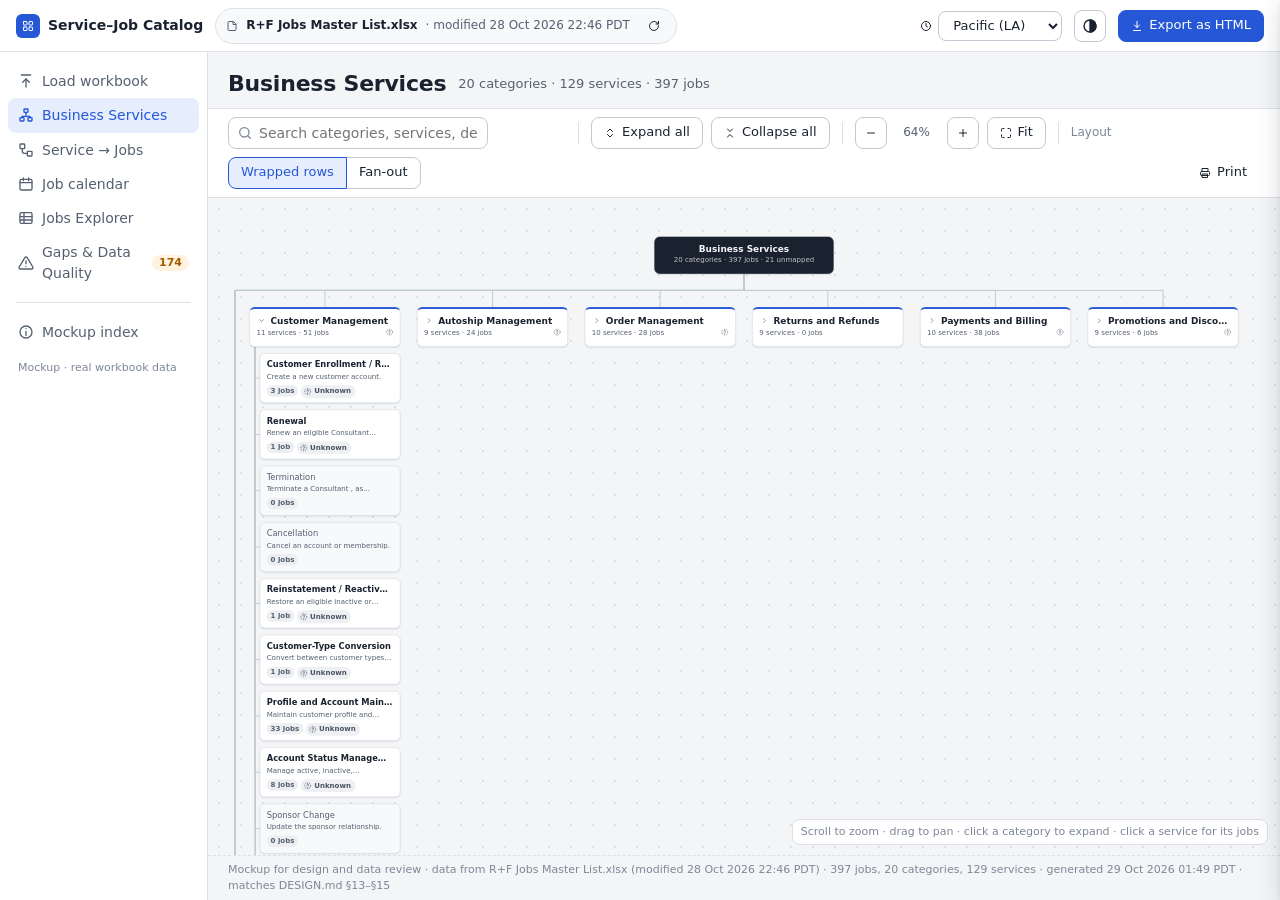
<file: rf-monitoring/docs/mockups/services-tree.html>
<!doctype html>
<html lang="en">
<head>
<meta charset="utf-8">
<meta name="viewport" content="width=device-width, initial-scale=1">
<title>Business Services Tree · Mockup</title>
<link rel="stylesheet" href="assets/tokens.css">
<link rel="stylesheet" href="assets/components.css">
<style>
  .tree-toolbar { padding: var(--sp-2) var(--sp-5); border-top: 1px solid var(--border); border-bottom: 1px solid var(--border); background: var(--surface); }
  .hint-float { position: absolute; right: 12px; bottom: 10px; font-size: var(--fs-xs); color: var(--text-faint); background: var(--surface); border: 1px solid var(--border); border-radius: var(--radius); padding: 4px 8px; pointer-events: none; }
  .print-outline ul { margin: 2px 0 6px 18px; padding: 0; }
  .print-outline > ul > li { break-inside: avoid; margin-bottom: 6px; }
</style>
</head>
<body>
<script src="assets/catalog-data.js"></script>
<script src="assets/shared.js"></script>
<script>
(function () {
  var esc = RFV.esc, icon = RFV.icon, S = CATALOG;

  /* ── Model: Root → Category → Service (+ Unassigned, + Unmapped) ─ */
  var cats = S.master.map(function (c) {
    var children = c[1].map(function (s) {
      var jobs = S.jobs.filter(function (j) { return j.place.cat === c[0] && j.place.svc === s[0]; });
      return { kind: "svc", name: s[0], desc: s[1], jobs: jobs };
    });
    var unassigned = S.jobs.filter(function (j) { return j.place.cat === c[0] && !j.place.svc; });
    if (unassigned.length) children.push({ kind: "svc", name: "Unassigned service", desc: "Category matched, but Business Service is blank or not in the master tab.", jobs: unassigned, dashed: true });
    return { kind: "cat", name: c[0], children: children };
  });
  var unm = {}, unmOrder = [];
  S.jobs.filter(function (j) { return !j.place.cat; }).forEach(function (j) {
    var k = j.catRaw ? j.catRaw.trim() : "(blank category)";
    if (!unm[k]) { unm[k] = []; unmOrder.push(k); }
    unm[k].push(j);
  });
  cats.push({ kind: "cat", name: "Unmapped", dashed: true, children: unmOrder.map(function (k) {
    return { kind: "svc", name: k === "(blank category)" ? k : 'Unknown category "' + k + '"', desc: "Not found in the master tab. Map it on the Gaps page.", jobs: unm[k], dashed: true };
  }) });
  cats.forEach(function (c) { c.jobs = [].concat.apply([], c.children.map(function (s) { return s.jobs; })); });
  var totalSvcs = S.master.reduce(function (n, c) { return n + c[1].length; }, 0);

  var view = RFV.shell({ page: "services-tree.html", exportView: "services-tree", title: "Business Services",
    sub: S.master.length + " categories · " + totalSvcs + " services · " + S.jobs.length + " jobs" });

  /* ── State ─────────────────────────────────────────────── */
  var st = { expanded: new Set(["Customer Management", "Commissions and Incentives", "Unmapped"]), layout: "wrapped", k: 1, tx: 0, ty: 0, q: "", hits: [], hit: -1 };

  view.innerHTML =
    '<div class="tree-toolbar toolbar">' +
      '<label class="search">' + icon("search") + '<span class="sr-only">Search services</span><input class="input" id="q" placeholder="Search categories, services, descriptions…" autocomplete="off"></label>' +
      '<span class="faint" id="hitinfo" style="font-size:var(--fs-sm);min-width:70px"></span>' +
      '<span class="sep"></span>' +
      '<button class="btn" id="expand">' + icon("expand", "i-sm") + 'Expand all</button>' +
      '<button class="btn" id="collapse">' + icon("collapse", "i-sm") + 'Collapse all</button>' +
      '<span class="sep"></span>' +
      '<button class="btn btn-icon" id="zout" aria-label="Zoom out">' + icon("minus", "i-sm") + '</button><span class="zoom-label" id="zl">100%</span><button class="btn btn-icon" id="zin" aria-label="Zoom in">' + icon("plus", "i-sm") + "</button>" +
      '<button class="btn" id="fit">' + icon("fit", "i-sm") + 'Fit</button>' +
      '<span class="sep"></span><span class="faint" style="font-size:var(--fs-sm)">Layout</span>' +
      '<span class="btn-group" role="group" aria-label="Layout"><button class="btn" data-layout="wrapped" aria-pressed="true">Wrapped rows</button><button class="btn" data-layout="fan" aria-pressed="false">Fan-out</button></span>' +
      '<span style="flex:1"></span><button class="btn btn-ghost" onclick="window.print()">' + icon("printer", "i-sm") + 'Print</button>' +
    "</div>" +
    '<div class="tree-wrap" id="wrap"><div class="tree-canvas" id="canvas"></div><div class="hint-float">Scroll to zoom · drag to pan · click a category to expand · click a service for its jobs</div></div>' +
    '<div class="print-only print-outline" id="outline"></div>';

  var wrap = document.getElementById("wrap"), canvas = document.getElementById("canvas");

  /* ── Layout: wrapped compact org chart (DESIGN.md §14.3) ── */
  var PAD = 48, ROOT_W = 280, ROOT_H = 58, CAT_W = 236, CAT_H = 62, SVC_W = 220, SVC_H = 78, COL_GAP = 26, SVC_GAP = 10, INDENT = 16, BUS = 26, ROW_GAP = 54;
  function layout() {
    var per = st.layout === "wrapped" ? 6 : cats.length;
    var cols = Math.min(per, cats.length), totalW = cols * (CAT_W + COL_GAP) - COL_GAP;
    var nodes = [], links = [];
    var root = { x: PAD + (totalW - ROOT_W) / 2, y: PAD, w: ROOT_W, h: ROOT_H };
    var rootCx = root.x + ROOT_W / 2, rootB = root.y + ROOT_H;
    var y = rootB + BUS * 2, firstBus = null;
    for (var r = 0; r * per < cats.length; r++) {
      var row = cats.slice(r * per, r * per + per), rowH = 0, busY = y - BUS;
      if (firstBus == null) firstBus = busY;
      row.forEach(function (c, i) {
        var x = PAD + i * (CAT_W + COL_GAP), open = st.expanded.has(c.name);
        nodes.push({ t: "cat", c: c, x: x, y: y, w: CAT_W, h: CAT_H, open: open });
        var cx = x + CAT_W / 2;
        links.push(r === 0 ? "M" + rootCx + " " + rootB + "V" + busY + "H" + cx + "V" + y
          : "M" + rootCx + " " + rootB + "V" + firstBus + "H" + (PAD - 22) + "V" + busY + "H" + cx + "V" + y);
        var h = CAT_H;
        if (open) c.children.forEach(function (s, k) {
          var sy = y + CAT_H + SVC_GAP + k * (SVC_H + SVC_GAP);
          nodes.push({ t: "svc", s: s, c: c, x: x + INDENT, y: sy, w: SVC_W, h: SVC_H });
          links.push("M" + (x + 9) + " " + (y + CAT_H) + "V" + (sy + SVC_H / 2) + "H" + (x + INDENT));
          h = sy + SVC_H - y;
        });
        rowH = Math.max(rowH, h);
      });
      y += rowH + ROW_GAP + BUS;
    }
    return { root: root, nodes: nodes, links: links, w: totalW + PAD * 2, h: y + PAD };
  }

  function catHtml(n) {
    var c = n.c, unassigned = c.children.filter(function (s) { return s.dashed; }).reduce(function (a, s) { return a + s.jobs.length; }, 0);
    var ms = RFV.maxSev(c.jobs);
    return '<div class="node cat' + (c.dashed ? " dashed" : "") + (n.open ? "" : " collapsed") + '" role="button" tabindex="0" aria-expanded="' + n.open + '" data-cat="' + esc(c.name) + '" style="left:' + n.x + "px;top:" + n.y + "px;width:" + n.w + "px;height:" + n.h + 'px">' +
      '<div class="title"><span class="caret">' + icon("chevDown", "i-sm") + "</span>" + (c.dashed ? icon("warn", "i-sm") : "") + '<span style="overflow:hidden;text-overflow:ellipsis;white-space:nowrap">' + esc(c.name) + "</span></div>" +
      '<div class="stats" style="display:flex;gap:6px;align-items:center">' + (c.dashed ? c.children.length + " raw values" : (c.children.length - (unassigned ? 1 : 0)) + " services") + " · " + c.jobs.length + " jobs" +
      (ms ? '<span style="margin-left:auto">' + RFV.sevIcon(ms, "i-sm") + "</span>" : "") + "</div></div>";
  }
  function svcHtml(n) {
    var s = n.s, unmon = s.jobs.filter(function (j) { return j.mon === false; }).length, ms = RFV.maxSev(s.jobs);
    var cls = "node svc" + (s.jobs.length ? "" : " empty") + (s.dashed ? " dashed" : "");
    return '<div class="' + cls + '" role="button" tabindex="0" data-svc="' + esc(s.name) + '" data-cat="' + esc(n.c.name) + '" title="' + esc(s.name + " · " + s.desc) + '" style="left:' + n.x + "px;top:" + n.y + "px;width:" + n.w + "px;height:" + n.h + 'px">' +
      '<div class="title">' + esc(s.name) + '</div><div class="desc">' + esc(s.desc) + '</div><div class="badges">' +
      '<span class="count-badge">' + s.jobs.length + " job" + (s.jobs.length === 1 ? "" : "s") + "</span>" +
      (unmon ? '<span class="count-badge warn">' + icon("warn", "i-sm") + unmon + " unmon</span>" : "") +
      (ms ? RFV.sevBadge(ms) : "") + "</div></div>";
  }
  function render() {
    var L = layout();
    canvas.style.width = L.w + "px"; canvas.style.height = L.h + "px";
    canvas.innerHTML = '<svg class="tree-links" width="' + L.w + '" height="' + L.h + '"><path d="' + L.links.join("") + '"/></svg>' +
      '<div class="node root" style="left:' + L.root.x + "px;top:" + L.root.y + "px;width:" + L.root.w + "px;height:" + L.root.h + 'px"><div style="font-weight:700">Business Services</div><div class="sub">' +
      S.master.length + " categories · " + S.jobs.length + " jobs · " + cats[cats.length - 1].jobs.length + " unmapped</div></div>" +
      L.nodes.map(function (n) { return n.t === "cat" ? catHtml(n) : svcHtml(n); }).join("");
    applyHits();
    applyTransform();
    renderOutline();
    st.lastLayout = L;
  }
  function applyTransform() {
    canvas.style.transform = "translate(" + st.tx + "px," + st.ty + "px) scale(" + st.k + ")";
    document.getElementById("zl").textContent = Math.round(st.k * 100) + "%";
  }
  function fit(widthOnly) {
    var L = st.lastLayout, W = wrap.clientWidth, Hh = wrap.clientHeight;
    st.k = Math.max(0.2, Math.min(1, W / L.w, widthOnly === true ? Infinity : Hh / L.h) * 0.98);
    st.tx = (W - L.w * st.k) / 2; st.ty = 8; applyTransform();
  }
  function zoomAt(f, px, py) {
    var k2 = Math.max(0.2, Math.min(2, st.k * f));
    st.tx = px - (px - st.tx) * (k2 / st.k); st.ty = py - (py - st.ty) * (k2 / st.k); st.k = k2; applyTransform();
  }

  /* ── Search: highlight, auto-expand path, pan to match ──── */
  function norm(s) { return (s || "").toLowerCase().replace(/\s+/g, " ").trim(); }
  function search(q) {
    st.q = norm(q); st.hits = []; st.hit = -1;
    if (st.q) cats.forEach(function (c) {
      if (norm(c.name).indexOf(st.q) >= 0) st.hits.push({ cat: c.name });
      c.children.forEach(function (s) {
        if (norm(s.name).indexOf(st.q) >= 0 || norm(s.desc).indexOf(st.q) >= 0) { st.hits.push({ cat: c.name, svc: s.name }); st.expanded.add(c.name); }
      });
    });
    render();
    if (st.hits.length) next();
    document.getElementById("hitinfo").textContent = st.q ? (st.hits.length ? st.hits.length + " match" + (st.hits.length > 1 ? "es" : "") : "No matches") : "";
  }
  function sel(h) { return h.svc ? '.node.svc[data-cat="' + cssq(h.cat) + '"][data-svc="' + cssq(h.svc) + '"]' : '.node.cat[data-cat="' + cssq(h.cat) + '"]'; }
  function cssq(s) { return s.replace(/["\\]/g, "\\$&"); }
  function applyHits() {
    if (!st.q) return;
    RFV.$$(".node.cat, .node.svc", canvas).forEach(function (n) { n.classList.add("dim"); });
    st.hits.forEach(function (h) { var el = RFV.$(sel(h), canvas); if (el) { el.classList.remove("dim"); el.classList.add("hit"); var p = RFV.$('.node.cat[data-cat="' + cssq(h.cat) + '"]', canvas); if (p) p.classList.remove("dim"); } });
  }
  function next() {
    if (!st.hits.length) return;
    st.hit = (st.hit + 1) % st.hits.length;
    var el = RFV.$(sel(st.hits[st.hit]), canvas); if (!el) return;
    var cx = el.offsetLeft + el.offsetWidth / 2, cy = el.offsetTop + el.offsetHeight / 2;
    if (st.k < 0.7) st.k = 0.85;
    st.tx = wrap.clientWidth / 2 - cx * st.k; st.ty = wrap.clientHeight / 2 - cy * st.k; applyTransform();
    document.getElementById("hitinfo").textContent = (st.hit + 1) + " / " + st.hits.length;
  }

  /* ── Print outline (DESIGN.md §15.6) ─────────────────────── */
  function renderOutline() {
    document.getElementById("outline").innerHTML = '<div class="export-header"><h1>Business Services</h1><dl><dt>Source</dt><dd>' + esc(S.meta.workbook) + " (modified " + esc(S.meta.modified) + ")</dd><dt>Printed</dt><dd>" + esc(S.meta.loadedAt) + "</dd></dl></div><ul>" +
      cats.map(function (c) { return "<li><strong>" + esc(c.name) + "</strong> · " + c.jobs.length + " jobs<ul>" + c.children.map(function (s) { return "<li>" + esc(s.name) + " · " + s.jobs.length + " jobs" + (s.jobs.length ? " · max " + RFV.maxSev(s.jobs) : "") + "</li>"; }).join("") + "</ul></li>"; }).join("") + "</ul>";
  }

  /* ── Service click → jobs drawer (export behaviour) ─────── */
  function openService(catName, svcName) {
    var c = cats.filter(function (x) { return x.name === catName; })[0];
    var s = c && c.children.filter(function (x) { return x.name === svcName; })[0];
    if (!s) return;
    var body = '<p class="muted" style="font-size:var(--fs-md)">' + esc(s.desc) + "</p>" +
      '<p class="notice warn" style="margin:8px 0">' + icon("info", "i-sm") + '<span>In the app this click opens <a href="service-jobs-tree.html">View 2</a> scoped to this service. In an exported file it opens this drawer.</span></p>' +
      (s.jobs.length ? '<div class="joblist">' + s.jobs.map(RFV.jobTile).join("") + "</div>" : '<p class="unset">No jobs are linked to this service. It is listed on the Gaps page.</p>');
    RFV.openPanel(esc(svcName), '<span class="tag">' + esc(catName) + '</span><span class="count-badge">' + s.jobs.length + (s.jobs.length === 1 ? " job" : " jobs") + "</span>" + (s.jobs.length ? RFV.sevBadge(RFV.maxSev(s.jobs)) : ""), body);
  }

  /* ── Events ────────────────────────────────────────────── */
  canvas.addEventListener("click", function (e) {
    var svc = e.target.closest(".node.svc");
    if (svc) { openService(svc.getAttribute("data-cat"), svc.getAttribute("data-svc")); return; }
    var cat = e.target.closest(".node.cat");
    if (cat) { var n = cat.getAttribute("data-cat"); if (st.expanded.has(n)) st.expanded.delete(n); else st.expanded.add(n); render(); var again = RFV.$('.node.cat[data-cat="' + cssq(n) + '"]', canvas); if (again) again.focus({ preventScroll: true }); }
  });
  canvas.addEventListener("keydown", function (e) { if ((e.key === "Enter" || e.key === " ") && e.target.closest(".node")) { e.preventDefault(); e.target.click(); } });
  document.getElementById("q").addEventListener("input", function (e) { search(e.target.value); });
  document.getElementById("q").addEventListener("keydown", function (e) { if (e.key === "Enter") { e.preventDefault(); next(); } });
  document.getElementById("expand").addEventListener("click", function () { cats.forEach(function (c) { st.expanded.add(c.name); }); render(); fit(); });
  document.getElementById("collapse").addEventListener("click", function () { st.expanded.clear(); render(); fit(); });
  document.getElementById("zin").addEventListener("click", function () { zoomAt(1.2, wrap.clientWidth / 2, wrap.clientHeight / 2); });
  document.getElementById("zout").addEventListener("click", function () { zoomAt(1 / 1.2, wrap.clientWidth / 2, wrap.clientHeight / 2); });
  document.getElementById("fit").addEventListener("click", function () { fit(false); });
  RFV.$$("[data-layout]").forEach(function (b) {
    b.addEventListener("click", function () {
      st.layout = b.getAttribute("data-layout");
      RFV.$$("[data-layout]").forEach(function (x) { x.setAttribute("aria-pressed", String(x === b)); });
      render(); fit();
    });
  });
  wrap.addEventListener("wheel", function (e) { e.preventDefault(); var r = wrap.getBoundingClientRect(); zoomAt(Math.exp(-e.deltaY * 0.0015), e.clientX - r.left, e.clientY - r.top); }, { passive: false });
  var drag = null;
  wrap.addEventListener("pointerdown", function (e) { if (e.target.closest(".node")) return; drag = { x: e.clientX, y: e.clientY, tx: st.tx, ty: st.ty }; wrap.classList.add("dragging"); wrap.setPointerCapture(e.pointerId); });
  wrap.addEventListener("pointermove", function (e) { if (!drag) return; st.tx = drag.tx + e.clientX - drag.x; st.ty = drag.ty + e.clientY - drag.y; applyTransform(); });
  wrap.addEventListener("pointerup", function () { drag = null; wrap.classList.remove("dragging"); });

  render();
  fit(true);
  var q0 = RFV.qs("q"); if (q0) { document.getElementById("q").value = q0; search(q0); }
})();
</script>
</body>
</html>
</file>
<file: rf-monitoring/docs/mockups/assets/tokens.css>
/*
 * Design tokens: Service–Job Catalog Viewer
 * Single source of truth for colour roles, spacing, radius and type (DESIGN.md §13.2).
 * Copied as-is to packages/views/src/theme/tokens.css in M1.
 * Theme: follows the OS unless <html data-theme="light|dark"> is set.
 */

:root {
  color-scheme: light;

  /* Surfaces */
  --bg: #f4f5f7;
  --surface: #ffffff;
  --surface-2: #f8f9fb;
  --surface-sunken: #eceef2;
  --border: #dde1e7;
  --border-strong: #c3c9d3;
  --overlay: rgba(15, 23, 42, 0.38);

  /* Text */
  --text: #1a2230;
  --text-muted: #556070;
  --text-faint: #7d8796;
  --text-on-accent: #ffffff;

  /* Accent and focus */
  --accent: #2557d6;
  --accent-hover: #1d47b3;
  --accent-soft: #e6edfc;
  --focus: #2557d6;

  /* Status */
  --warn: #a35a00;
  --warn-soft: #fff3df;
  --ok: #1d7a43;
  --ok-soft: #e3f4ea;
  --info: #2557d6;
  --info-soft: #e6edfc;
  --danger: #b42318;
  --danger-soft: #fdecea;

  /* Severity (colour + icon + label, never colour alone) */
  --sev1: #c62828;
  --sev1-soft: #fdeaea;
  --sev1-fg: #a31d1d;
  --sev2: #d9480f;
  --sev2-soft: #fff0e6;
  --sev2-fg: #b03a0b;
  --sev3: #1d4ed8;
  --sev3-soft: #e8efff;
  --sev3-fg: #1e40af;
  --sev-unknown: #6b7280;
  --sev-unknown-soft: #eef0f3;
  --sev-unknown-fg: #4b5563;

  /* Source systems (defaults; real values come from config/systems.yaml) */
  --sys-hybris: #0f766e;
  --sys-hybris-soft: #e0f3f1;
  --sys-solr: #b45309;
  --sys-solr-soft: #fdf0e1;
  --sys-salesforce: #0369a1;
  --sys-salesforce-soft: #e0f0fa;
  --sys-mule: #4f46e5;
  --sys-mule-soft: #ebeafd;
  --sys-bi: #7e22ce;
  --sys-bi-soft: #f3e8fd;
  --sys-other: #475569;
  --sys-other-soft: #eceff3;

  /* Calendar load shade (sequential) */
  --load-0: transparent;
  --load-1: #eef3ff;
  --load-2: #dde7ff;
  --load-3: #c7d7fd;
  --load-4: #adc3fa;

  /* Shape */
  --radius-sm: 4px;
  --radius: 8px;
  --radius-lg: 12px;
  --shadow-1: 0 1px 2px rgba(16, 24, 40, 0.06), 0 1px 3px rgba(16, 24, 40, 0.08);
  --shadow-2: 0 8px 24px rgba(16, 24, 40, 0.14), 0 2px 6px rgba(16, 24, 40, 0.08);

  /* Space */
  --sp-1: 4px;
  --sp-2: 8px;
  --sp-3: 12px;
  --sp-4: 16px;
  --sp-5: 20px;
  --sp-6: 24px;
  --sp-7: 32px;
  --sp-8: 48px;

  /* Type */
  --font-sans: system-ui, -apple-system, "Segoe UI", Roboto, "Helvetica Neue", Arial, sans-serif;
  --font-mono: ui-monospace, "SF Mono", Menlo, Consolas, "Liberation Mono", monospace;
  --fs-xs: 11px;
  --fs-sm: 12px;
  --fs-md: 13px;
  --fs-base: 14px;
  --fs-lg: 16px;
  --fs-xl: 22px;
  --lh: 1.45;
}

/* Dark theme: OS preference unless explicitly forced light */
@media (prefers-color-scheme: dark) {
  :root:not([data-theme="light"]) {
    color-scheme: dark;
    --bg: #0e1117;
    --surface: #161b23;
    --surface-2: #1b212b;
    --surface-sunken: #11151c;
    --border: #2a323e;
    --border-strong: #3a4452;
    --overlay: rgba(0, 0, 0, 0.55);
    --text: #e6e9ef;
    --text-muted: #a3acb9;
    --text-faint: #7a8494;
    --text-on-accent: #0b1020;
    --accent: #7ea2ff;
    --accent-hover: #9cb8ff;
    --accent-soft: #1d2a4a;
    --focus: #9cb8ff;
    --warn: #f0b45a;
    --warn-soft: #3a2a12;
    --ok: #5fd08f;
    --ok-soft: #133022;
    --info: #7ea2ff;
    --info-soft: #1d2a4a;
    --danger: #ff8a80;
    --danger-soft: #3b1715;
    --sev1: #ff6b6b;
    --sev1-soft: #3d1618;
    --sev1-fg: #ff9a9a;
    --sev2: #ff9a52;
    --sev2-soft: #3d2312;
    --sev2-fg: #ffb987;
    --sev3: #6d9bff;
    --sev3-soft: #18264a;
    --sev3-fg: #a3c0ff;
    --sev-unknown: #9aa3b1;
    --sev-unknown-soft: #262c36;
    --sev-unknown-fg: #c3c9d3;
    --sys-hybris: #4fd1c5;
    --sys-hybris-soft: #12302d;
    --sys-solr: #f6ad55;
    --sys-solr-soft: #35260f;
    --sys-salesforce: #63b3ed;
    --sys-salesforce-soft: #102a3d;
    --sys-mule: #a5a1ff;
    --sys-mule-soft: #24224a;
    --sys-bi: #d6a4ff;
    --sys-bi-soft: #2e1a42;
    --sys-other: #a0aec0;
    --sys-other-soft: #262c36;
    --load-1: #172036;
    --load-2: #1c2a4a;
    --load-3: #23355e;
    --load-4: #2b4277;
    --shadow-1: 0 1px 2px rgba(0, 0, 0, 0.4);
    --shadow-2: 0 10px 30px rgba(0, 0, 0, 0.5);
  }
}

/* Forced dark (manual toggle): same values as above */
:root[data-theme="dark"] {
  color-scheme: dark;
  --bg: #0e1117;
  --surface: #161b23;
  --surface-2: #1b212b;
  --surface-sunken: #11151c;
  --border: #2a323e;
  --border-strong: #3a4452;
  --overlay: rgba(0, 0, 0, 0.55);
  --text: #e6e9ef;
  --text-muted: #a3acb9;
  --text-faint: #7a8494;
  --text-on-accent: #0b1020;
  --accent: #7ea2ff;
  --accent-hover: #9cb8ff;
  --accent-soft: #1d2a4a;
  --focus: #9cb8ff;
  --warn: #f0b45a;
  --warn-soft: #3a2a12;
  --ok: #5fd08f;
  --ok-soft: #133022;
  --info: #7ea2ff;
  --info-soft: #1d2a4a;
  --danger: #ff8a80;
  --danger-soft: #3b1715;
  --sev1: #ff6b6b;
  --sev1-soft: #3d1618;
  --sev1-fg: #ff9a9a;
  --sev2: #ff9a52;
  --sev2-soft: #3d2312;
  --sev2-fg: #ffb987;
  --sev3: #6d9bff;
  --sev3-soft: #18264a;
  --sev3-fg: #a3c0ff;
  --sev-unknown: #9aa3b1;
  --sev-unknown-soft: #262c36;
  --sev-unknown-fg: #c3c9d3;
  --sys-hybris: #4fd1c5;
  --sys-hybris-soft: #12302d;
  --sys-solr: #f6ad55;
  --sys-solr-soft: #35260f;
  --sys-salesforce: #63b3ed;
  --sys-salesforce-soft: #102a3d;
  --sys-mule: #a5a1ff;
  --sys-mule-soft: #24224a;
  --sys-bi: #d6a4ff;
  --sys-bi-soft: #2e1a42;
  --sys-other: #a0aec0;
  --sys-other-soft: #262c36;
  --load-1: #172036;
  --load-2: #1c2a4a;
  --load-3: #23355e;
  --load-4: #2b4277;
  --shadow-1: 0 1px 2px rgba(0, 0, 0, 0.4);
  --shadow-2: 0 10px 30px rgba(0, 0, 0, 0.5);
}
</file>
<file: rf-monitoring/docs/mockups/assets/components.css>
/*
 * Component styles for the mockups. Class names match the component inventory in DESIGN.md §13.4.
 * Uses only tokens from tokens.css.
 */

*, *::before, *::after { box-sizing: border-box; }
html, body { height: 100%; }
body {
  margin: 0;
  background: var(--bg);
  color: var(--text);
  font: var(--fs-base)/var(--lh) var(--font-sans);
  -webkit-font-smoothing: antialiased;
}
button, input, select { font: inherit; color: inherit; }
a { color: var(--accent); }
:focus-visible { outline: 2px solid var(--focus); outline-offset: 2px; border-radius: var(--radius-sm); }
.sr-only { position: absolute; width: 1px; height: 1px; overflow: hidden; clip: rect(0 0 0 0); white-space: nowrap; }
.muted { color: var(--text-muted); }
.faint { color: var(--text-faint); }
.mono { font-family: var(--font-mono); font-size: 0.95em; }
.unset { color: var(--text-faint); font-style: italic; }
svg.i { width: 16px; height: 16px; flex: none; vertical-align: -3px; }
svg.i-sm { width: 12px; height: 12px; flex: none; vertical-align: -1px; }

/* ── AppShell ─────────────────────────────────────────────── */
.app { display: grid; grid-template-columns: 208px 1fr; grid-template-rows: 52px 1fr; height: 100vh; }
.topbar {
  grid-column: 1 / -1; display: flex; align-items: center; gap: var(--sp-3);
  padding: 0 var(--sp-4); background: var(--surface); border-bottom: 1px solid var(--border);
}
.brand { display: flex; align-items: center; gap: var(--sp-2); font-weight: 650; white-space: nowrap; }
.brand-mark { width: 24px; height: 24px; border-radius: 6px; background: var(--accent); color: var(--text-on-accent); display: grid; place-items: center; }
.wb-pill {
  display: flex; align-items: center; gap: var(--sp-2); min-width: 0;
  padding: 4px 6px 4px 10px; border: 1px solid var(--border); border-radius: 999px; background: var(--surface-2);
  font-size: var(--fs-sm); color: var(--text-muted);
}
.wb-pill strong { color: var(--text); font-weight: 600; overflow: hidden; text-overflow: ellipsis; white-space: nowrap; }
.topbar .spacer { flex: 1; }
.nav { background: var(--surface); border-right: 1px solid var(--border); padding: var(--sp-3) var(--sp-2); overflow: auto; }
.nav a {
  display: flex; align-items: center; gap: var(--sp-2); padding: 7px 10px; border-radius: var(--radius);
  color: var(--text-muted); text-decoration: none; font-weight: 500;
}
.nav a:hover { background: var(--surface-2); color: var(--text); }
.nav a[aria-current="page"] { background: var(--accent-soft); color: var(--accent); }
.nav .count { margin-left: auto; font-size: var(--fs-xs); background: var(--warn-soft); color: var(--warn); border-radius: 999px; padding: 0 7px; font-weight: 600; }
.nav-sep { height: 1px; background: var(--border); margin: var(--sp-3) var(--sp-2); }
.nav-note { padding: 0 10px; font-size: var(--fs-xs); color: var(--text-faint); }
.main { overflow: auto; position: relative; display: flex; flex-direction: column; min-width: 0; }
.page-head { display: flex; align-items: center; gap: var(--sp-3); padding: var(--sp-4) var(--sp-5) var(--sp-2); flex-wrap: wrap; }
.page-head h1 { font-size: var(--fs-xl); margin: 0; font-weight: 650; letter-spacing: -0.01em; }
.page-head .sub { color: var(--text-muted); font-size: var(--fs-md); }
.content { padding: 0 var(--sp-5) var(--sp-6); }
.mock-banner { font-size: var(--fs-xs); color: var(--text-faint); padding: 6px var(--sp-5); border-top: 1px dashed var(--border); margin-top: auto; }

/* ── Buttons and inputs ───────────────────────────────────── */
.btn {
  display: inline-flex; align-items: center; gap: 6px; height: 32px; padding: 0 12px;
  border: 1px solid var(--border-strong); border-radius: var(--radius); background: var(--surface);
  cursor: pointer; font-weight: 500; font-size: var(--fs-md); white-space: nowrap; text-decoration: none; color: var(--text);
}
.btn:hover { background: var(--surface-2); }
.btn-primary { background: var(--accent); border-color: var(--accent); color: var(--text-on-accent); }
.btn-primary:hover { background: var(--accent-hover); }
.btn-ghost { border-color: transparent; background: transparent; }
.btn-sm { height: 26px; padding: 0 8px; font-size: var(--fs-sm); }
.btn-icon { width: 32px; padding: 0; justify-content: center; }
.btn[disabled] { opacity: .45; cursor: not-allowed; }
.btn-group { display: inline-flex; }
.btn-group .btn { border-radius: 0; margin-left: -1px; }
.btn-group .btn:first-child { border-radius: var(--radius) 0 0 var(--radius); margin-left: 0; }
.btn-group .btn:last-child { border-radius: 0 var(--radius) var(--radius) 0; }
.btn-group .btn[aria-pressed="true"] { background: var(--accent-soft); color: var(--accent); border-color: var(--accent); z-index: 1; }
.input, .select {
  height: 32px; padding: 0 10px; border: 1px solid var(--border-strong); border-radius: var(--radius);
  background: var(--surface); min-width: 0;
}
.search { position: relative; display: inline-flex; align-items: center; }
.search svg { position: absolute; left: 9px; color: var(--text-faint); pointer-events: none; }
.search .input { padding-left: 30px; width: 260px; }
.check { display: inline-flex; align-items: center; gap: 6px; font-size: var(--fs-md); cursor: pointer; user-select: none; }
.check input { accent-color: var(--accent); width: 15px; height: 15px; }
.toolbar { display: flex; align-items: center; gap: var(--sp-2); flex-wrap: wrap; }
.toolbar .sep { width: 1px; height: 22px; background: var(--border); margin: 0 var(--sp-1); }
.zoom-label { min-width: 44px; text-align: center; font-variant-numeric: tabular-nums; font-size: var(--fs-sm); color: var(--text-muted); }

/* ── FilterBar ────────────────────────────────────────────── */
.filterbar {
  display: flex; align-items: center; gap: var(--sp-2); flex-wrap: wrap;
  padding: var(--sp-2) var(--sp-5); border-top: 1px solid var(--border); border-bottom: 1px solid var(--border); background: var(--surface);
}
.fchip { position: relative; }
.fchip > summary {
  list-style: none; display: inline-flex; align-items: center; gap: 6px; height: 28px; padding: 0 10px;
  border: 1px solid var(--border-strong); border-radius: 999px; background: var(--surface); cursor: pointer; font-size: var(--fs-md);
}
.fchip > summary::-webkit-details-marker { display: none; }
.fchip[data-active="true"] > summary { background: var(--accent-soft); border-color: var(--accent); color: var(--accent); }
.fchip .menu {
  position: absolute; z-index: 30; top: 34px; left: 0; min-width: 200px; max-height: 300px; overflow: auto;
  background: var(--surface); border: 1px solid var(--border); border-radius: var(--radius); box-shadow: var(--shadow-2); padding: 6px;
}
.fchip .menu label { display: flex; align-items: center; gap: 8px; padding: 5px 8px; border-radius: var(--radius-sm); cursor: pointer; font-size: var(--fs-md); }
.fchip .menu label:hover { background: var(--surface-2); }
.filter-summary { font-size: var(--fs-sm); color: var(--text-muted); padding: 6px var(--sp-5); }

/* ── SeverityBadge ────────────────────────────────────────── */
.sev { display: inline-flex; align-items: center; gap: 4px; height: 20px; padding: 0 7px 0 5px; border-radius: 999px; font-size: var(--fs-xs); font-weight: 650; white-space: nowrap; }
.sev svg { width: 12px; height: 12px; }
.sev-Sev1 { background: var(--sev1-soft); color: var(--sev1-fg); }
.sev-Sev2 { background: var(--sev2-soft); color: var(--sev2-fg); }
.sev-Sev3 { background: var(--sev3-soft); color: var(--sev3-fg); }
.sev-Unknown { background: var(--sev-unknown-soft); color: var(--sev-unknown-fg); }
.sev-c-Sev1 { color: var(--sev1); } .sev-c-Sev2 { color: var(--sev2); } .sev-c-Sev3 { color: var(--sev3); } .sev-c-Unknown { color: var(--sev-unknown); }

/* ── SystemChip ───────────────────────────────────────────── */
.sys { display: inline-flex; align-items: center; gap: 5px; height: 20px; padding: 0 7px 0 2px; border-radius: 999px; font-size: var(--fs-xs); font-weight: 600; white-space: nowrap; }
.sys .glyph { display: inline-grid; place-items: center; width: 16px; height: 16px; border-radius: 50%; font-size: 8.5px; font-weight: 800; letter-spacing: .02em; color: var(--surface); }
.sys-hybris { background: var(--sys-hybris-soft); color: var(--sys-hybris); } .sys-hybris .glyph { background: var(--sys-hybris); }
.sys-solr { background: var(--sys-solr-soft); color: var(--sys-solr); } .sys-solr .glyph { background: var(--sys-solr); }
.sys-salesforce { background: var(--sys-salesforce-soft); color: var(--sys-salesforce); } .sys-salesforce .glyph { background: var(--sys-salesforce); }
.sys-mule { background: var(--sys-mule-soft); color: var(--sys-mule); } .sys-mule .glyph { background: var(--sys-mule); }
.sys-bi { background: var(--sys-bi-soft); color: var(--sys-bi); } .sys-bi .glyph { background: var(--sys-bi); }
.sys .subsys { font-weight: 500; opacity: .85; }

/* ── Tags: StateTag, MonitoredFlag, LinkStatusTag, ConfidenceMark ─ */
.tag { display: inline-flex; align-items: center; gap: 4px; height: 20px; padding: 0 7px; border-radius: var(--radius-sm); font-size: var(--fs-xs); font-weight: 600; white-space: nowrap; background: var(--surface-sunken); color: var(--text-muted); }
.tag-ok { background: var(--ok-soft); color: var(--ok); }
.tag-warn { background: var(--warn-soft); color: var(--warn); }
.tag-info { background: var(--info-soft); color: var(--info); }
.tag-danger { background: var(--danger-soft); color: var(--danger); }
.tag-dotted { background: transparent; border: 1px dashed var(--warn); color: var(--warn); }
.conf { display: inline-grid; place-items: center; width: 16px; height: 16px; border-radius: 50%; font-size: 11px; font-weight: 700; cursor: help; }
.conf-assumed { background: var(--warn-soft); color: var(--warn); }
.conf-unparseable { background: var(--danger-soft); color: var(--danger); }
.meta-line { display: flex; align-items: center; gap: 6px; flex-wrap: wrap; font-size: var(--fs-sm); color: var(--text-muted); }
.meta-line .dot { width: 3px; height: 3px; border-radius: 50%; background: var(--text-faint); }

/* ── FrequencyLabel ───────────────────────────────────────── */
.freq { display: inline-flex; align-items: center; gap: 5px; font-size: var(--fs-sm); color: var(--text); cursor: help; min-width: 0; }
.freq .txt { overflow: hidden; text-overflow: ellipsis; white-space: nowrap; }

/* ── JobTile ──────────────────────────────────────────────── */
.tile {
  width: 248px; padding: 9px 10px; border: 1px solid var(--border); border-radius: var(--radius);
  background: var(--surface); box-shadow: var(--shadow-1); cursor: pointer; text-align: left;
  display: flex; flex-direction: column; gap: 5px;
}
.tile:hover { border-color: var(--border-strong); box-shadow: var(--shadow-2); }
.tile .row1 { display: flex; justify-content: space-between; align-items: center; gap: 6px; }
.tile .name { font-weight: 600; font-size: var(--fs-md); overflow: hidden; text-overflow: ellipsis; white-space: nowrap; }
.tile.is-disabled { opacity: .58; }
.tile.is-disabled .name::after { content: " · Disabled"; font-weight: 500; color: var(--text-muted); }
.tile.is-suggested { border-style: dashed; border-color: var(--warn); }
.tile.is-hit { outline: 3px solid var(--accent); outline-offset: 1px; }

/* ── TreeCanvas and TreeNode ──────────────────────────────── */
.tree-wrap { position: relative; flex: 1; min-height: 520px; overflow: hidden; background:
  radial-gradient(circle, var(--border) 1px, transparent 1px) 0 0 / 22px 22px, var(--bg); cursor: grab; }
.tree-wrap.dragging { cursor: grabbing; }
.tree-canvas { position: absolute; left: 0; top: 0; transform-origin: 0 0; }
.tree-links { position: absolute; left: 0; top: 0; overflow: visible; pointer-events: none; }
.tree-links path { fill: none; stroke: var(--border-strong); stroke-width: 1.5; }
.node {
  position: absolute; border: 1px solid var(--border); border-radius: var(--radius); background: var(--surface);
  box-shadow: var(--shadow-1); padding: 8px 10px; cursor: default;
}
.node.root { background: var(--text); color: var(--bg); border-color: var(--text); text-align: center; }
.node.root .sub { color: var(--bg); opacity: .75; font-size: var(--fs-xs); }
.node.cat { border-top: 3px solid var(--accent); cursor: pointer; }
.node.cat .title { font-weight: 650; display: flex; align-items: center; gap: 6px; }
.node.cat .stats { font-size: var(--fs-xs); color: var(--text-muted); margin-top: 2px; }
.node.svc { cursor: pointer; }
.node.svc:hover, .node.cat:hover { border-color: var(--border-strong); box-shadow: var(--shadow-2); }
.node.svc .title { font-weight: 600; font-size: var(--fs-md); overflow: hidden; text-overflow: ellipsis; white-space: nowrap; }
.node.svc .desc { font-size: var(--fs-xs); color: var(--text-muted); display: -webkit-box; -webkit-line-clamp: 1; -webkit-box-orient: vertical; overflow: hidden; margin: 1px 0 5px; }
.node .badges { display: flex; gap: 4px; flex-wrap: wrap; }
.node.empty { background: var(--surface-2); }
.node.empty .title { color: var(--text-muted); font-weight: 500; }
.node.dashed { border-style: dashed; border-color: var(--warn); background: var(--warn-soft); }
.node.dashed.cat { border-top: 3px dashed var(--warn); }
.node.hit { outline: 3px solid var(--accent); outline-offset: 2px; }
.node.dim { opacity: .35; }
.caret { width: 16px; height: 16px; display: inline-grid; place-items: center; transition: transform .15s; color: var(--text-muted); }
.collapsed .caret { transform: rotate(-90deg); }
.count-badge { display: inline-flex; align-items: center; gap: 3px; height: 18px; padding: 0 6px; border-radius: 999px; font-size: var(--fs-xs); font-weight: 600; background: var(--surface-sunken); color: var(--text-muted); }
.count-badge.warn { background: var(--warn-soft); color: var(--warn); }

/* View 2 nested org tree (CSS connectors) */
.otree { padding: var(--sp-6) var(--sp-5) var(--sp-8); overflow: auto; flex: 1; }
.otree ul { display: flex; justify-content: center; padding-top: 18px; position: relative; margin: 0; padding-left: 0; }
.otree li { list-style: none; position: relative; padding: 18px 8px 0; display: flex; flex-direction: column; align-items: center; }
.otree li::before, .otree li::after { content: ""; position: absolute; top: 0; right: 50%; width: 50%; height: 18px; border-top: 1.5px solid var(--border-strong); }
.otree li::after { right: auto; left: 50%; border-left: 1.5px solid var(--border-strong); }
.otree li:only-child::before, .otree li:only-child::after { display: none; }
.otree li:only-child { padding-top: 0; }
.otree li:first-child::before, .otree li:last-child::after { border: 0 none; }
.otree li:last-child::before { border-right: 1.5px solid var(--border-strong); border-radius: 0 6px 0 0; }
.otree li:first-child::after { border-radius: 6px 0 0 0; }
.otree ul ul::before { content: ""; position: absolute; top: 0; left: 50%; height: 18px; border-left: 1.5px solid var(--border-strong); }
.otree > ul { padding-top: 0; }
.onode { position: relative; display: inline-flex; flex-direction: column; align-items: flex-start; gap: 3px; padding: 8px 12px; border: 1px solid var(--border); border-radius: var(--radius); background: var(--surface); box-shadow: var(--shadow-1); min-width: 180px; cursor: pointer; }
.onode .title { font-weight: 650; display: flex; align-items: center; gap: 6px; }
.onode.cat { border-top: 3px solid var(--accent); }
.onode.dashed { border-style: dashed; border-color: var(--warn); background: var(--warn-soft); }
.sysgroup { border: 1px solid var(--border); border-radius: var(--radius-lg); background: var(--surface-2); padding: 8px; }
.sysgroup > header { display: flex; align-items: center; gap: 6px; margin: 0 2px 8px; font-size: var(--fs-sm); font-weight: 600; color: var(--text-muted); }
.tilegrid { display: grid; grid-template-columns: repeat(var(--cols, 1), 248px); gap: 8px; }

/* ── DetailDrawer ─────────────────────────────────────────── */
.overlay { position: fixed; inset: 0; background: var(--overlay); z-index: 50; opacity: 0; pointer-events: none; transition: opacity .15s; }
.overlay.open { opacity: 1; pointer-events: auto; }
.drawer {
  position: fixed; top: 0; right: 0; bottom: 0; width: min(460px, 100vw); z-index: 60;
  background: var(--surface); border-left: 1px solid var(--border); box-shadow: var(--shadow-2);
  transform: translateX(100%); transition: transform .18s ease-out; display: flex; flex-direction: column;
}
.drawer.open { transform: none; }
.drawer > header { padding: var(--sp-4) var(--sp-5) var(--sp-3); border-bottom: 1px solid var(--border); }
.drawer > header h2 { margin: 0 0 8px; font-size: var(--fs-lg); word-break: break-word; display: flex; align-items: flex-start; gap: 8px; }
.drawer > header h2 span { flex: 1; }
.drawer .chips { display: flex; gap: 6px; flex-wrap: wrap; }
.drawer .body { overflow: auto; padding: var(--sp-2) var(--sp-5) var(--sp-6); }
.dsec { padding: var(--sp-3) 0; border-bottom: 1px solid var(--border); }
.dsec:last-child { border-bottom: 0; }
.dsec h3 { margin: 0 0 6px; font-size: var(--fs-xs); text-transform: uppercase; letter-spacing: .06em; color: var(--text-faint); font-weight: 700; }
.kv { display: grid; grid-template-columns: 128px 1fr; gap: 4px 12px; font-size: var(--fs-md); }
.kv dt { color: var(--text-muted); }
.kv dd { margin: 0; word-break: break-word; }
.raw { font-family: var(--font-mono); font-size: var(--fs-sm); background: var(--surface-sunken); border-radius: var(--radius-sm); padding: 2px 6px; white-space: pre-wrap; }
.alert-list { list-style: none; margin: 0; padding: 0; display: grid; gap: 4px; }
.alert-list li { display: flex; justify-content: space-between; gap: 8px; align-items: center; font-family: var(--font-mono); font-size: var(--fs-sm); word-break: break-all; }
.joblist { display: grid; gap: 8px; }
.joblist .tile { width: auto; }

/* ── Calendar ─────────────────────────────────────────────── */
.cal-layout { display: grid; grid-template-columns: 1fr 280px; gap: var(--sp-4); padding: var(--sp-3) var(--sp-5) var(--sp-6); align-items: start; }
.cal-head { display: flex; align-items: center; gap: var(--sp-2); flex-wrap: wrap; }
.cal-title { font-size: var(--fs-xl); font-weight: 650; margin: 0 var(--sp-2); min-width: 190px; }
.legend { display: flex; gap: var(--sp-3); flex-wrap: wrap; align-items: center; font-size: var(--fs-sm); color: var(--text-muted); padding: var(--sp-2) 0; }
.legend .item { display: inline-flex; align-items: center; gap: 5px; }
.legend .sw { width: 14px; height: 10px; border-radius: 2px; border: 1px solid var(--border); }
.cal-grid { display: grid; grid-template-columns: repeat(7, minmax(0, 1fr)); border: 1px solid var(--border); border-radius: var(--radius-lg); overflow: hidden; background: var(--border); gap: 1px; }
.cal-dow { background: var(--surface-2); padding: 6px 8px; font-size: var(--fs-xs); font-weight: 700; color: var(--text-muted); text-transform: uppercase; letter-spacing: .05em; }
.daycell {
  position: relative; background: var(--surface); min-height: 152px; padding: 6px 6px 22px; display: flex; flex-direction: column; gap: 2px;
  cursor: pointer; text-align: left; border: 0; font: inherit; color: inherit;
}
.daycell:hover { box-shadow: inset 0 0 0 2px var(--accent-soft); }
.daycell.out { opacity: .45; }
.daycell.today .dnum { background: var(--accent); color: var(--text-on-accent); }
.daycell.differs { box-shadow: inset 0 0 0 2px var(--accent); }
.daycell .dhead { display: flex; align-items: center; gap: 4px; margin-bottom: 2px; }
.dnum { font-weight: 650; font-size: var(--fs-md); min-width: 22px; height: 22px; display: grid; place-items: center; border-radius: 50%; }
.mark { white-space: nowrap; display: inline-flex; align-items: center; gap: 2px; font-size: 10.5px; font-weight: 700; padding: 0 4px; height: 16px; border-radius: 999px; }
.mark-nd { background: var(--info-soft); color: var(--info); }
.mark-cluster { background: var(--sev1-soft); color: var(--sev1-fg); }
.dline { display: flex; align-items: center; gap: 4px; font-size: 11.5px; line-height: 1.25; padding: 1px 3px 1px 0; border-radius: 3px; min-width: 0; }
.dline .bar { width: 3px; align-self: stretch; border-radius: 2px; flex: none; }
.dline .bar.assumed { background-image: repeating-linear-gradient(180deg, currentColor 0 3px, transparent 3px 5px) !important; background-color: transparent !important; }
.dline svg { width: 11px; height: 11px; flex: none; }
.dline .nm { overflow: hidden; text-overflow: ellipsis; white-space: nowrap; flex: 1; min-width: 0; }
.dline .cnt { font-variant-numeric: tabular-nums; font-size: 10.5px; color: var(--text-muted); flex: none; }
.dline .cnt.hf { font-weight: 700; color: var(--text); }
.more { font-size: 11px; color: var(--accent); font-weight: 600; padding-left: 7px; }
.peak { position: absolute; left: 6px; right: 6px; bottom: 5px; height: 12px; display: flex; align-items: flex-end; gap: 1px; }
.peak i { flex: 1; background: var(--text-faint); opacity: .55; border-radius: 1px 1px 0 0; min-height: 1px; }
.side-panel { background: var(--surface); border: 1px solid var(--border); border-radius: var(--radius-lg); padding: var(--sp-3) var(--sp-4); position: sticky; top: var(--sp-3); }
.side-panel h2 { font-size: var(--fs-base); margin: 0 0 var(--sp-2); }
.side-panel h3 { font-size: var(--fs-xs); text-transform: uppercase; letter-spacing: .06em; color: var(--text-faint); margin: var(--sp-3) 0 4px; }
.side-panel ul { list-style: none; margin: 0; padding: 0; display: grid; gap: 4px; }
.side-panel li button { all: unset; cursor: pointer; display: block; width: 100%; font-size: var(--fs-sm); padding: 4px 6px; border-radius: var(--radius-sm); }
.side-panel li button:hover, .side-panel li button:focus-visible { background: var(--surface-2); }
.side-panel .why { display: block; font-size: var(--fs-xs); color: var(--text-faint); font-family: var(--font-mono); overflow: hidden; text-overflow: ellipsis; white-space: nowrap; }

/* ── DayTimeline (drill-down) ─────────────────────────────── */
.modal {
  position: fixed; inset: 3vh 3vw; z-index: 55; background: var(--surface); border: 1px solid var(--border);
  border-radius: var(--radius-lg); box-shadow: var(--shadow-2); display: none; flex-direction: column; overflow: hidden;
}
.modal.open { display: flex; }
.modal > header { display: flex; align-items: center; gap: var(--sp-2); padding: var(--sp-3) var(--sp-5); border-bottom: 1px solid var(--border); flex-wrap: wrap; }
.modal > header h2 { margin: 0; font-size: var(--fs-lg); flex: 1; min-width: 240px; }
.modal .mbody { overflow: auto; padding: var(--sp-3) var(--sp-5) var(--sp-6); }
.tl { --label: 290px; min-width: 900px; }
.tl-row { display: grid; grid-template-columns: var(--label) 1fr 64px; align-items: center; min-height: 26px; }
.tl-row:hover { background: var(--surface-2); }
.tl-label { all: unset; display: flex; align-items: center; gap: 6px; padding: 0 8px; font-size: var(--fs-sm); cursor: pointer; overflow: hidden; white-space: nowrap; text-overflow: ellipsis; min-width: 0; }
.tl-label .nm { overflow: hidden; text-overflow: ellipsis; }
.tl-label:focus-visible { outline: 2px solid var(--focus); }
.tl-track { position: relative; height: 22px; background: repeating-linear-gradient(90deg, var(--border) 0 1px, transparent 1px calc(100% / 24)); }
.tl-mk { position: absolute; top: 5px; width: 8px; height: 12px; margin-left: -4px; border-radius: 2px; }
.tl-mk.assumed { background: transparent !important; border: 2px dashed currentColor; }
.tl-band { position: absolute; top: 7px; height: 8px; border-radius: 4px; opacity: .8; background-image: repeating-linear-gradient(90deg, rgba(255,255,255,.55) 0 1px, transparent 1px 4px); }
.tl-cnt { font-size: var(--fs-xs); color: var(--text-muted); text-align: right; padding-right: 8px; font-variant-numeric: tabular-nums; }
.tl-group { display: flex; align-items: center; gap: 8px; padding: 10px 8px 4px; font-size: var(--fs-sm); font-weight: 650; border-bottom: 1px solid var(--border); margin-bottom: 2px; }
.tl-axis { display: grid; grid-template-columns: var(--label) 1fr 64px; font-size: var(--fs-xs); color: var(--text-faint); position: sticky; top: 0; background: var(--surface); z-index: 2; padding-bottom: 2px; }
.tl-axis .ticks { display: flex; }
.tl-axis .ticks span { flex: 1; border-left: 1px solid var(--border); padding-left: 3px; }
.tl-hist .tl-track { height: 44px; background: none; display: flex; align-items: flex-end; gap: 2px; }
.tl-hist .tl-track i { flex: 1; background: var(--accent); opacity: .7; border-radius: 2px 2px 0 0; cursor: pointer; }
.tl-hist .tl-track i.peak-h { opacity: 1; background: var(--sev2); }

/* ── DataTable ────────────────────────────────────────────── */
.table-wrap { border: 1px solid var(--border); border-radius: var(--radius-lg); overflow: auto; background: var(--surface); max-height: calc(100vh - 230px); }
table.dt { border-collapse: separate; border-spacing: 0; width: 100%; font-size: var(--fs-md); }
.dt th { position: sticky; top: 0; z-index: 1; background: var(--surface-2); text-align: left; font-weight: 650; font-size: var(--fs-sm); color: var(--text-muted); padding: 8px 10px; border-bottom: 1px solid var(--border); white-space: nowrap; }
.dt th button { all: unset; cursor: pointer; display: inline-flex; gap: 4px; align-items: center; }
.dt th button:focus-visible { outline: 2px solid var(--focus); }
.dt td { padding: 7px 10px; border-bottom: 1px solid var(--border); vertical-align: middle; white-space: nowrap; max-width: 260px; overflow: hidden; text-overflow: ellipsis; }
.dt tbody tr { cursor: pointer; }
.dt tbody tr:hover td { background: var(--surface-2); }
.dt tr.is-disabled td { color: var(--text-faint); }
.table-foot { display: flex; justify-content: space-between; font-size: var(--fs-sm); color: var(--text-muted); padding: 8px 2px; }

/* ── StatCard ─────────────────────────────────────────────── */
.cards { display: grid; grid-template-columns: repeat(auto-fill, minmax(220px, 1fr)); gap: var(--sp-3); }
.card { background: var(--surface); border: 1px solid var(--border); border-radius: var(--radius-lg); padding: var(--sp-4); }
a.card { text-decoration: none; color: inherit; display: block; }
a.card:hover { border-color: var(--border-strong); box-shadow: var(--shadow-1); }
.card .num { font-size: 28px; font-weight: 700; letter-spacing: -0.02em; line-height: 1.1; }
.card .lbl { font-weight: 600; margin-top: 2px; }
.card .hint { font-size: var(--fs-sm); color: var(--text-muted); margin-top: 4px; }
.card.warn .num { color: var(--warn); }
.card.danger .num { color: var(--danger); }
.card.ok .num { color: var(--ok); }
.section { margin-top: var(--sp-6); }
.section > h2 { font-size: var(--fs-lg); margin: 0 0 var(--sp-2); display: flex; align-items: center; gap: 8px; }
.section > p { margin: 0 0 var(--sp-3); color: var(--text-muted); font-size: var(--fs-md); }
.panel { background: var(--surface); border: 1px solid var(--border); border-radius: var(--radius-lg); padding: var(--sp-4); }

/* Drop zone */
.drop { border: 2px dashed var(--border-strong); border-radius: var(--radius-lg); padding: var(--sp-7); text-align: center; background: var(--surface); color: var(--text-muted); }
.drop.over { border-color: var(--accent); background: var(--accent-soft); color: var(--accent); }
.drop strong { color: var(--text); }

/* ── ExportDialog and ExportHeader ────────────────────────── */
.dialog { position: fixed; z-index: 70; left: 50%; top: 50%; transform: translate(-50%, -50%); width: min(620px, 94vw); max-height: 92vh; overflow: auto; background: var(--surface); border: 1px solid var(--border); border-radius: var(--radius-lg); box-shadow: var(--shadow-2); }
.dialog > header { padding: var(--sp-4) var(--sp-5); border-bottom: 1px solid var(--border); display: flex; align-items: center; gap: var(--sp-2); }
.dialog > header h2 { margin: 0; font-size: var(--fs-lg); flex: 1; }
.dialog .dbody { padding: var(--sp-4) var(--sp-5); display: grid; gap: var(--sp-4); }
.dialog footer { padding: var(--sp-3) var(--sp-5); border-top: 1px solid var(--border); display: flex; justify-content: flex-end; gap: var(--sp-2); background: var(--surface-2); border-radius: 0 0 var(--radius-lg) var(--radius-lg); }
.field > .flabel { font-weight: 600; font-size: var(--fs-md); margin-bottom: 6px; display: block; }
.radios { display: flex; gap: var(--sp-2); flex-wrap: wrap; }
.radio { display: flex; align-items: flex-start; gap: 8px; padding: 8px 10px; border: 1px solid var(--border-strong); border-radius: var(--radius); cursor: pointer; flex: 1; min-width: 150px; font-size: var(--fs-md); }
.radio:has(input:checked) { border-color: var(--accent); background: var(--accent-soft); }
.radio input { accent-color: var(--accent); margin-top: 3px; }
.radio small { display: block; color: var(--text-muted); font-size: var(--fs-xs); }
.notice { display: flex; gap: 8px; align-items: flex-start; padding: 8px 10px; border-radius: var(--radius); font-size: var(--fs-sm); }
.notice.ok { background: var(--ok-soft); color: var(--ok); }
.notice.warn { background: var(--warn-soft); color: var(--warn); }
.export-header { border: 1px solid var(--border); border-radius: var(--radius-lg); background: var(--surface); padding: var(--sp-4) var(--sp-5); }
.export-header h1 { margin: 0 0 6px; font-size: var(--fs-xl); }
.export-header dl { display: grid; grid-template-columns: 96px 1fr; gap: 3px 12px; margin: 0; font-size: var(--fs-md); }
.export-header dt { color: var(--text-muted); }
.export-header dd { margin: 0; }
.export-header .ro { float: right; }

/* ── Index page ───────────────────────────────────────────── */
.idx { max-width: 1080px; margin: 0 auto; padding: var(--sp-7) var(--sp-5); }
.idx h1 { font-size: 28px; margin: 0 0 var(--sp-2); letter-spacing: -0.02em; }
.idx .lead { color: var(--text-muted); max-width: 760px; margin: 0 0 var(--sp-6); }
.idx-grid { display: grid; grid-template-columns: repeat(auto-fill, minmax(300px, 1fr)); gap: var(--sp-4); }
.idx-card { display: flex; flex-direction: column; gap: 6px; padding: var(--sp-4); background: var(--surface); border: 1px solid var(--border); border-radius: var(--radius-lg); text-decoration: none; color: inherit; }
.idx-card:hover { border-color: var(--accent); box-shadow: var(--shadow-1); }
.idx-card h2 { margin: 0; font-size: var(--fs-lg); display: flex; align-items: center; gap: 8px; }
.idx-card p { margin: 0; color: var(--text-muted); font-size: var(--fs-md); }
.idx-card ul { margin: 4px 0 0; padding-left: 18px; color: var(--text-muted); font-size: var(--fs-sm); }
.idx-card .eyebrow { font-size: var(--fs-xs); text-transform: uppercase; letter-spacing: .07em; color: var(--text-faint); font-weight: 700; }
.swatches { display: flex; gap: var(--sp-2); flex-wrap: wrap; align-items: center; }

/* ── Responsive (laptop) ──────────────────────────────────── */
@media (max-width: 1180px) {
  .app { grid-template-columns: 64px 1fr; }
  .nav a span.lbl, .nav .count, .nav-note { display: none; }
  .nav a { justify-content: center; }
  .cal-layout { grid-template-columns: 1fr; }
  .side-panel { position: static; }
  .wb-pill .mod { display: none; }
}

/* ── Print (exports reuse this) ───────────────────────────── */
@media print {
  @page { margin: 10mm; }
  body { background: #fff; }
  .app { display: block; height: auto; }
  .nav, .topbar, .filterbar, .toolbar, .drawer, .overlay, .mock-banner, .no-print { display: none !important; }
  .main { overflow: visible; }
  .tree-wrap { overflow: visible; background: none; min-height: 0; }
  .daycell { min-height: 110px; break-inside: avoid; }
  .sev, .sys, .dline .bar, .tl-mk, .tl-band { -webkit-print-color-adjust: exact; print-color-adjust: exact; }
  .print-only { display: block !important; }
}
.print-only { display: none; }
.sys-other { background: var(--sys-other-soft); color: var(--sys-other); } .sys-other .glyph { background: var(--sys-other); }
</file>
